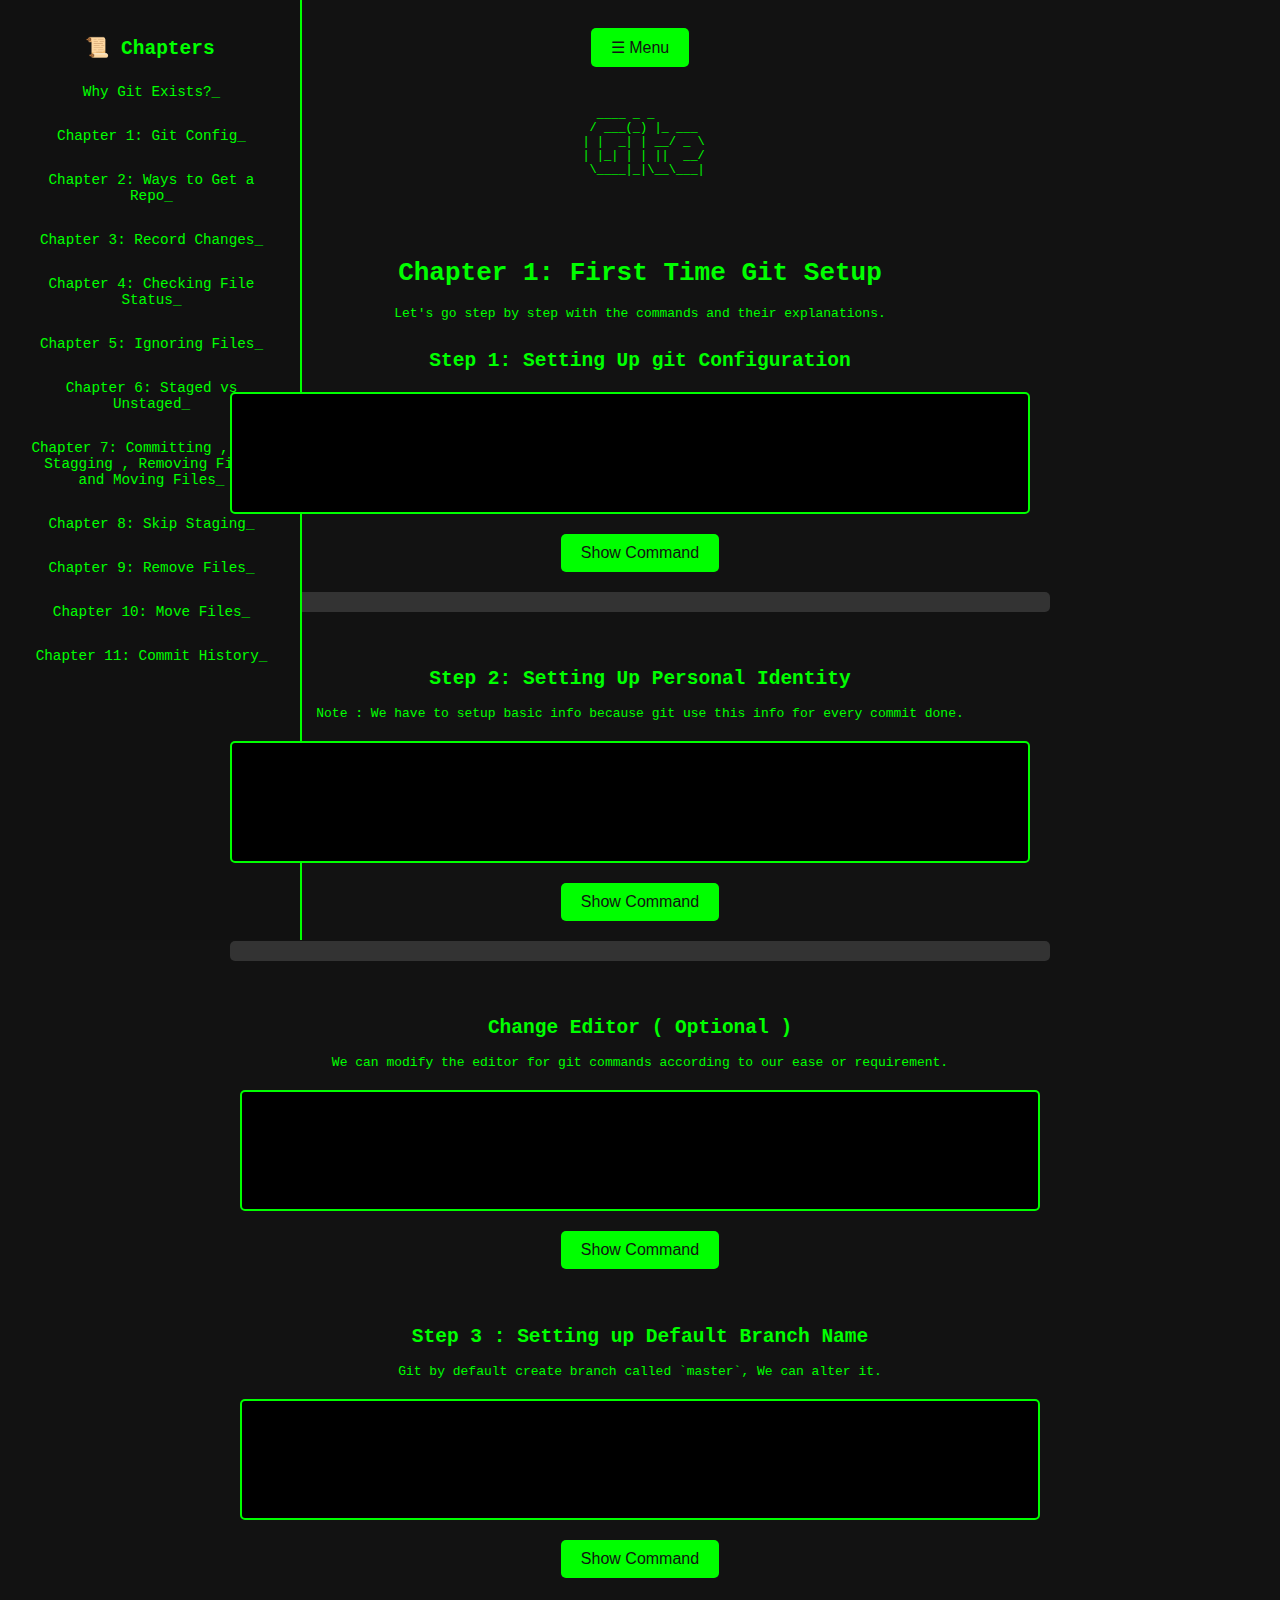
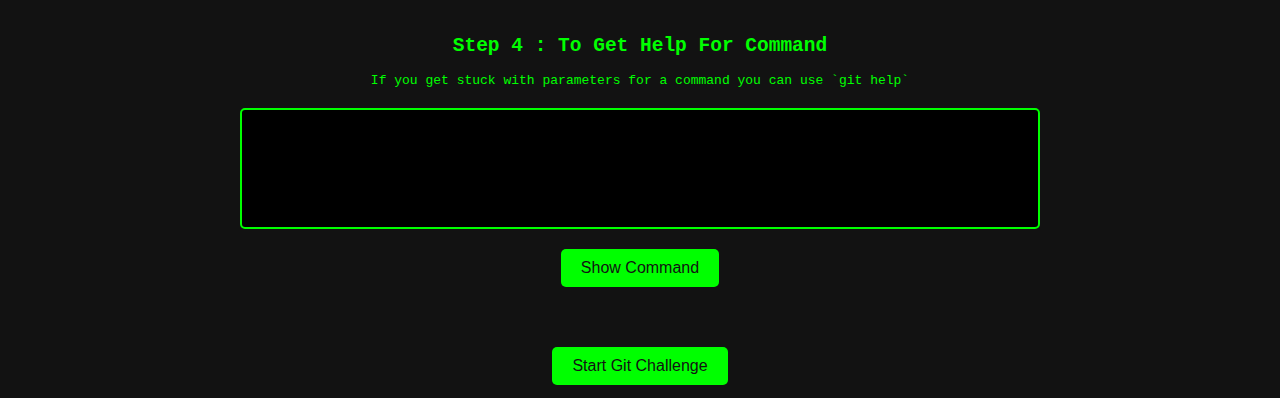
<file: VersionControlSystem/first_time_config.html>
<!DOCTYPE html>
<html lang="en">

<head>
    <meta charset="UTF-8">
    <meta name="viewport" content="width=device-width, initial-scale=1.0">
    <title>Chapter 1: First Time Git Setup</title>
    <link rel="stylesheet" href="/static/css/first_time_config.css">
</head>

<body>
    <button class="sidebar-toggle" onclick="toggleSidebar()">☰ Menu</button>

    <div class="sidebar">
        <h2>📜 Chapters</h2>
        <ul>
            <li><a href="/VersionControlSystem/vcs_main.html">Why Git Exists?</a></li>
            <li><a href="/VersionControlSystem/first_time_config.html">Chapter 1: Git Config</a></li>
            <li><a href="/VersionControlSystem/getrepoways.html">Chapter 2: Ways to Get a Repo</a></li>
            <li><a href="/VersionControlSystem/recordchanges.html">Chapter 3: Record Changes</a></li>
            <li><a href="/VersionControlSystem/checking_status.html" class="active">Chapter 4: Checking File Status</a>
            </li>
            <li><a href="/VersionControlSystem/gitignore.html">Chapter 5: Ignoring Files</a></li>
            <li><a href="/VersionControlSystem/StagedorUnstaged.html">Chapter 6: Staged vs Unstaged</a></li>
            <li><a href="/VersionControlSystem/Committing.html">Chapter 7: Committing , Skip Stagging , Removing Files and Moving Files</a></li>
            <li><a href="#">Chapter 8: Skip Staging</a></li>
            <li><a href="#">Chapter 9: Remove Files</a></li>
            <li><a href="#">Chapter 10: Move Files</a></li>
            <li><a href="#">Chapter 11: Commit History</a></li>
        </ul>
    </div>
    <div class="ascii-art">
        <pre>
   ____ _ _       
  / ___(_) |_ ___ 
 | |  _| | __/ _ \
 | |_| | | ||  __/
  \____|_|\__\___|
        </pre>
    </div>

    <div>
        <h1 class="title">Chapter 1: First Time Git Setup</h1>
        <p>Let's go step by step with the commands and their explanations.</p>
    </div>

    <div class="command-section" id="section1">
        <h2>Step 1: Setting Up git Configuration</h2>
        <div class="terminal-box" id="terminal1">
            <pre id="output1"></pre>
        </div>
        <button id="show-command1">Show Command</button>
        <button id="show-output1" style="display:none;">Show Output and Explanation</button>
        <div class="output-explanation" id="explanation1"></div>
    </div>

    <div class="command-section" id="section2">
        <h2>Step 2: Setting Up Personal Identity</h2>
        <p class = "info">Note : We have to setup basic info because git use this info for every commit done.</p>
        <div class="terminal-box" id="terminal2">
            <pre id="output2"></pre>
        </div>
        <button id="show-command2">Show Command</button>
        <button id="show-output2" style="display:none;">Show Output and Explanation</button>
        <div class="output-explanation" id="explanation2"></div>
    </div>


    <div class="command-section" id="section3">
        <h2>Change Editor ( Optional )</h2>
        <p class = "info">We can modify the editor for git commands according to our ease or requirement.</p>
        <div class="terminal-box" id="terminal3">
            <pre id="output3"></pre>
        </div>
        <button id="show-command3">Show Command</button>
        <button id="show-output3" style="display:none;">Show Output and Explanation</button>
        <div class="output-explanation" id="explanation3"></div>
    </div>


    <div class="command-section" id="section4">
        <h2>Step 3 : Setting up Default Branch Name</h2>
        <p class = "info">Git by default create branch called `master`, We can alter it.</p>
        <div class="terminal-box" id="terminal4">
            <pre id="output4"></pre>
        </div>
        <button id="show-command4">Show Command</button>
        <button id="show-output4" style="display:none;">Show Output and Explanation</button>
        <div class="output-explanation" id="explanation4"></div>
    </div>


    <div class="command-section" id="section5">
        <h2>Step 4 : To Get Help For Command</h2>
        <p class = "info">If you get stuck with parameters for a command you can use `git help`</p>
        <div class="terminal-box" id="terminal5">
            <pre id="output5"></pre>
        </div>
        <button id="show-command5">Show Command</button>
        <button id="show-output5" style="display:none;">Show Output and Explanation</button>
        <div class="output-explanation" id="explanation5"></div>
    </div>


    <button id="start-game">Start Git Challenge</button>
    <div class="game-container" style="display: none;">
        <h1 class="glitch-title">Git Command Challenge</h1>
        <p class="instructions">Write the correct Git command for the given task before time runs out!</p>
        
        <div class="command-box">
            <p id="task-instruction"></p>
            <input type="text" id="user-input" placeholder="Enter Git command...">
            <button id="submit-answer">Submit</button>
        </div>
        
        <div class="score-container">
            <div class="progress-circle">
                <svg width="200" height="200">
                    <circle cx="100" cy="100" r="90" stroke="#00ff00" stroke-width="10" fill="none" id="progress-ring"/>
                </svg>
                <span id="score-display">0</span>
            </div>
        </div>
        
        <p id="timer-display">Time Left: <span id="time-left">60</span> sec</p>
        <button id="retry-game">Retry</button>


        <div id="game-result" class="terminal-output" style="display: none;"></div>
    </div>


    <audio id="type-sound" src="/assets/typing.mp3" preload="auto"></audio>
    <audio id="beep-sound" src="/assets/beep.mp3" preload="auto"></audio>

    <script src="/static/js/first_time_config.js"></script>
</body>

</html>
</file>
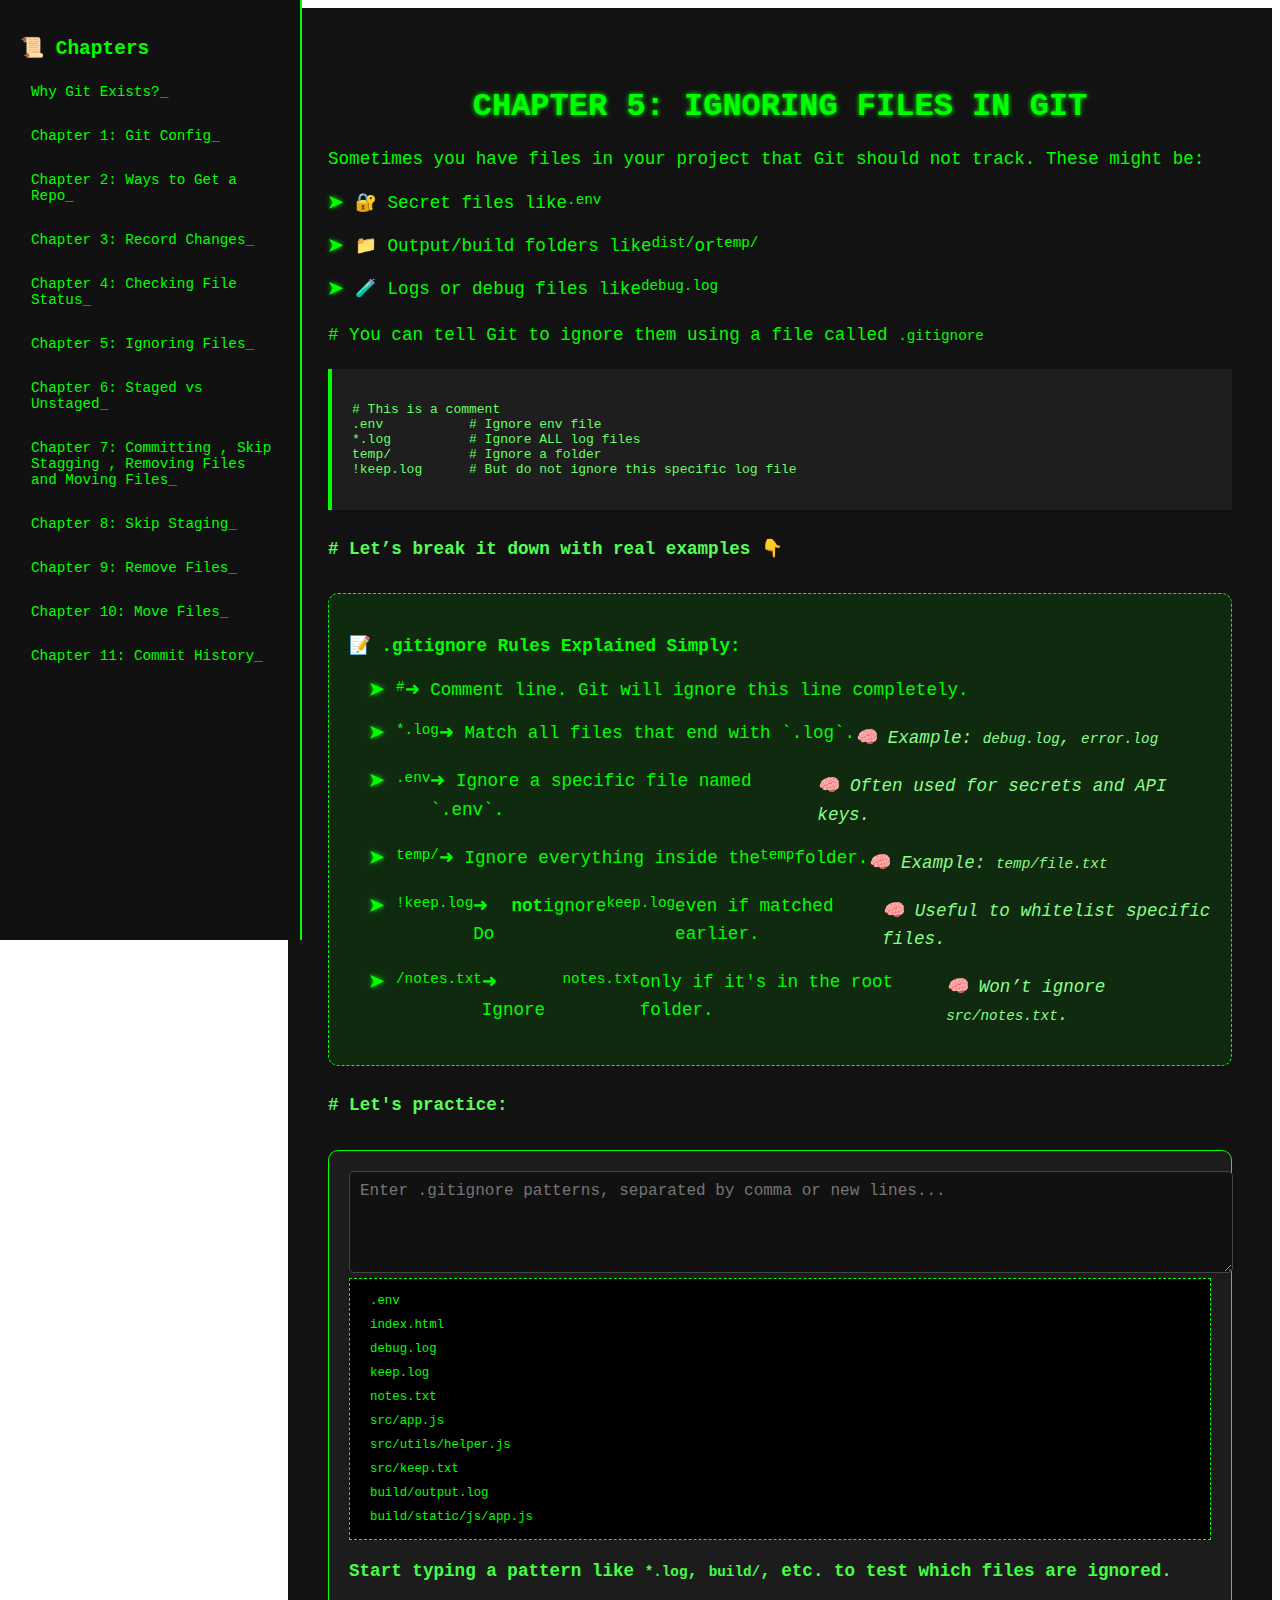
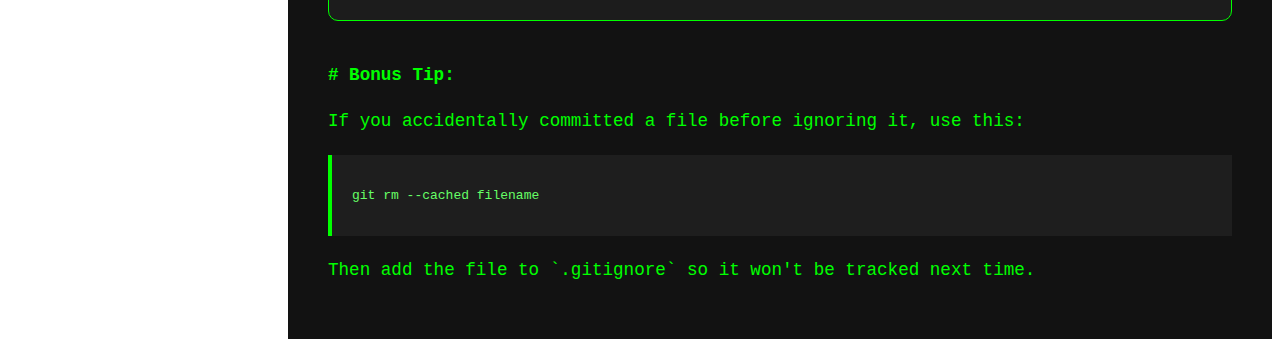
<file: VersionControlSystem/gitignore.html>
<!DOCTYPE html>
<html lang="en">

<head>
    <meta charset="UTF-8" />
    <meta name="viewport" content="width=device-width, initial-scale=1.0" />
    <title>Chapter 5: Ignoring Files in Git</title>
    <link rel="stylesheet" href="/static/css/gitignore.css" />
</head>

<body>
    <button class="sidebar-toggle" onclick="toggleSidebar()">☰ Menu</button>

    <div class="sidebar">
        <h2>📜 Chapters</h2>
        <ul>
            <li><a href="/VersionControlSystem/vcs_main.html">Why Git Exists?</a></li>
            <li><a href="/VersionControlSystem/first_time_config.html">Chapter 1: Git Config</a></li>
            <li><a href="/VersionControlSystem/getrepoways.html">Chapter 2: Ways to Get a Repo</a></li>
            <li><a href="/VersionControlSystem/recordchanges.html">Chapter 3: Record Changes</a></li>
            <li><a href="/VersionControlSystem/checking_status.html">Chapter 4: Checking File Status</a></li>
            <li><a href="/VersionControlSystem/gitignore.html" class="active">Chapter 5: Ignoring Files</a></li>
            <li><a href="/VersionControlSystem/StagedorUnstaged.html">Chapter 6: Staged vs Unstaged</a></li>
            <li><a href="/VersionControlSystem/Committing.html">Chapter 7: Committing , Skip Stagging , Removing Files and Moving Files</a></li>
            <li><a href="#">Chapter 8: Skip Staging</a></li>
            <li><a href="#">Chapter 9: Remove Files</a></li>
            <li><a href="#">Chapter 10: Move Files</a></li>
            <li><a href="#">Chapter 11: Commit History</a></li>
        </ul>
    </div>

    <div class="content">
        <h1 class="title">Chapter 5: Ignoring Files in Git</h1>

        <div class="intro">

            <p>Sometimes you have files in your project that Git should not track. These might be:</p>
            <ul>
                <li>🔐 Secret files like <code>.env</code></li>
                <li>📁 Output/build folders like <code>dist/</code> or <code>temp/</code></li>
                <li>🧪 Logs or debug files like <code>debug.log</code></li>
            </ul>

            <p class="info"># You can tell Git to ignore them using a file called <code>.gitignore</code></p>

            <div class="patterns-desc">
                <pre><code># This is a comment
.env           # Ignore env file
*.log          # Ignore ALL log files
temp/          # Ignore a folder
!keep.log      # But do not ignore this specific log file
</code></pre>
            </div>

            <p class="pattern-examples"># Let’s break it down with real examples 👇</p>

            <div class="examples">
                <h3>📝 .gitignore Rules Explained Simply:</h3>
                <ul>
                    <li><code>#</code> ➜ Comment line. Git will ignore this line completely.</li>
                    <li>
                        <code>*.log</code> ➜ Match all files that end with `.log`.
                        <br><span class="explain">🧠 Example: <code>debug.log</code>, <code>error.log</code></span>
                    </li>
                    <li>
                        <code>.env</code> ➜ Ignore a specific file named `.env`.
                        <br><span class="explain">🧠 Often used for secrets and API keys.</span>
                    </li>
                    <li>
                        <code>temp/</code> ➜ Ignore everything inside the <code>temp</code> folder.
                        <br><span class="explain">🧠 Example: <code>temp/file.txt</code></span>
                    </li>
                    <li>
                        <code>!keep.log</code> ➜ Do <strong>not</strong> ignore <code>keep.log</code> even if
                        matched earlier.
                        <br><span class="explain">🧠 Useful to whitelist specific files.</span>
                    </li>
                    <li>
                        <code>/notes.txt</code> ➜ Ignore <code>notes.txt</code> only if it's in the root folder.
                        <br><span class="explain">🧠 Won’t ignore <code>src/notes.txt</code>.</span>
                    </li>
                </ul>
            </div>

            <p class="practise_game"># Let's practice:</p>

            <div class="interactive-section">
                <textarea id="patternInput" placeholder="Enter .gitignore patterns, separated by comma or new lines..." oninput="updateFileList()"></textarea>
                <div id="fileList" class="file-list"></div>
                <div id="feedbackSection"></div>
            </div>


            <p class="help"># Bonus Tip:</p>
            <p>If you accidentally committed a file before ignoring it, use this:</p>
            <div class="code-block">
                <pre><code>git rm --cached filename</code></pre>
            </div>
            <p>Then add the file to `.gitignore` so it won't be tracked next time.</p>
        </div>
    </div>
    </div>

    <script src="/static/js/gitignore.js"></script>
</body>

</html>
</file>
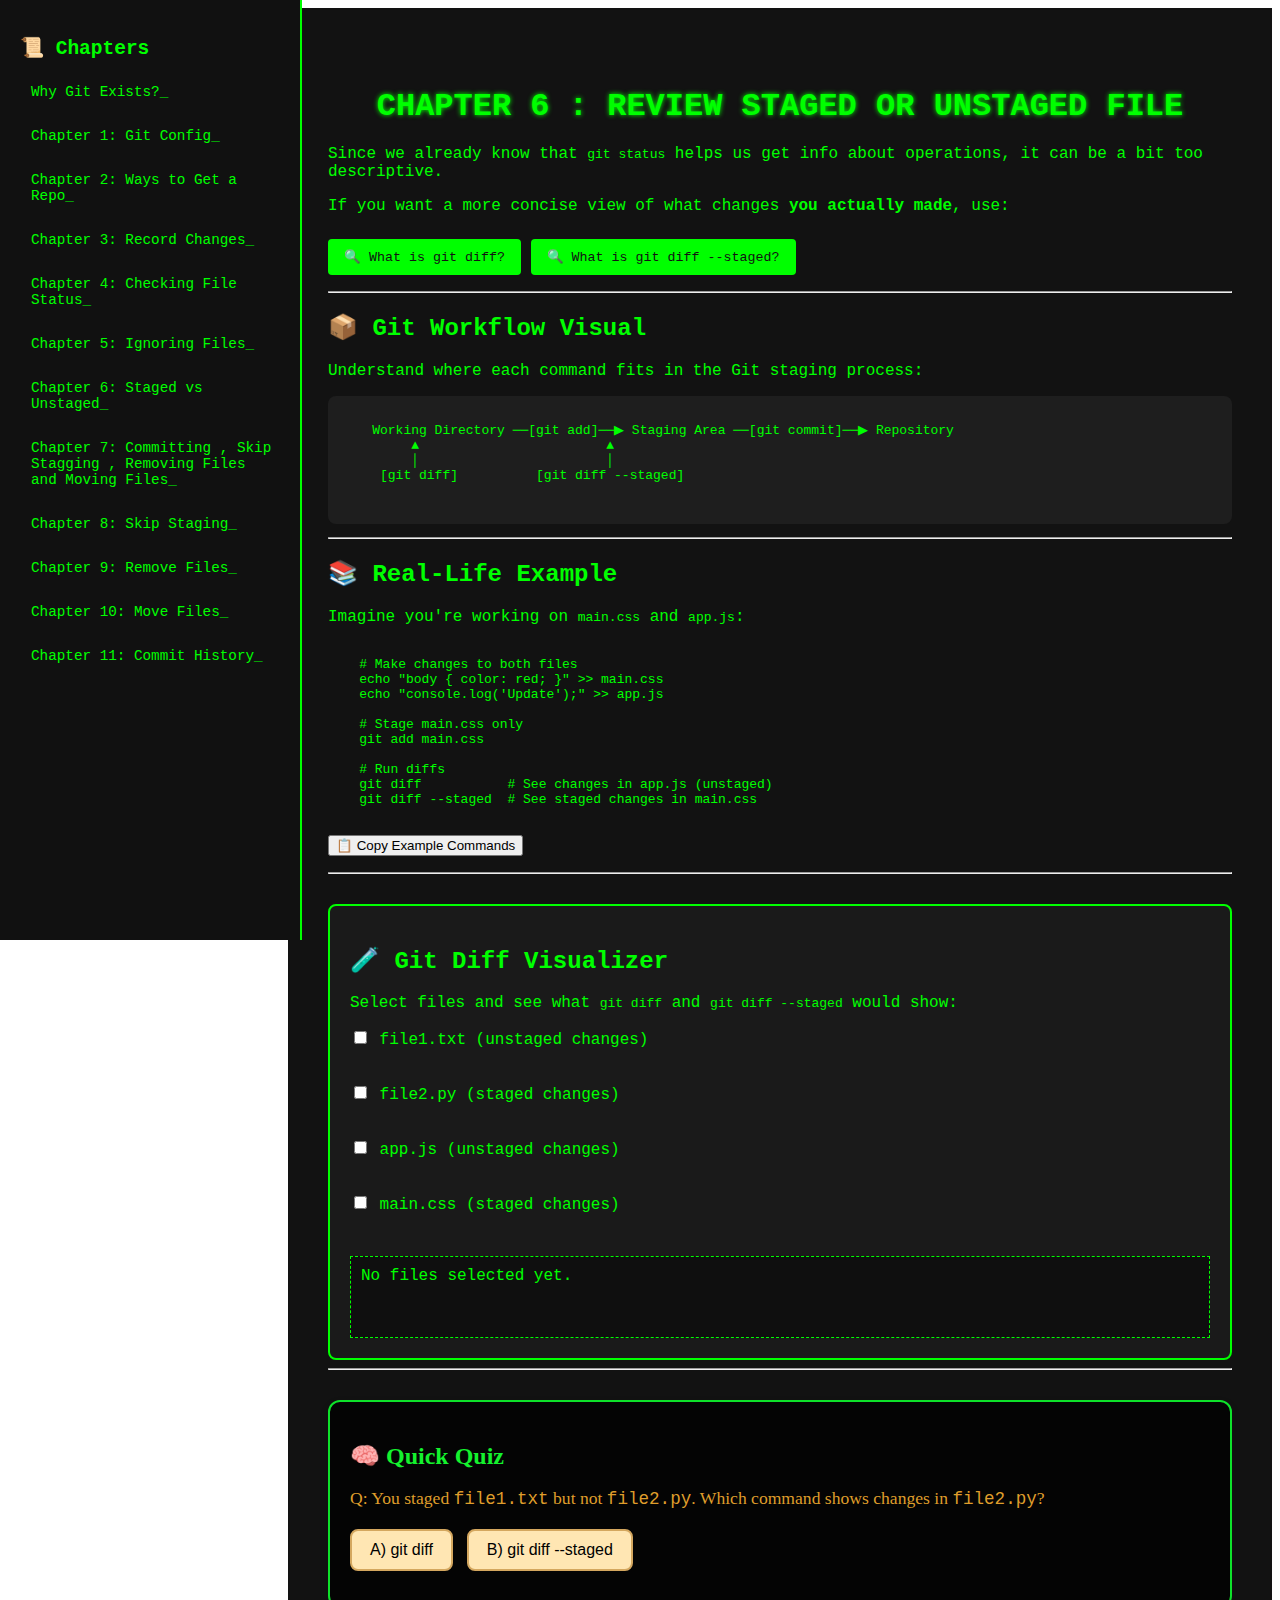
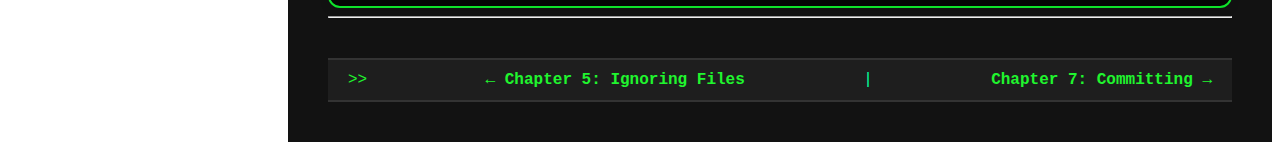
<file: VersionControlSystem/StagedorUnstaged.html>
<!DOCTYPE html>
<html lang="en">

<head>
    <meta charset="UTF-8" />
    <meta name="viewport" content="width=device-width, initial-scale=1.0" />
    <title>Chapter 5: Ignoring Files in Git</title>
    <link rel="stylesheet" href="/static/css/stagedorunstaged.css" />
</head>

<body>
    <button class="sidebar-toggle" onclick="toggleSidebar()">☰ Menu</button>

    <div class="sidebar">
        <h2>📜 Chapters</h2>
        <ul>
            <li><a href="/VersionControlSystem/vcs_main.html">Why Git Exists?</a></li>
            <li><a href="/VersionControlSystem/first_time_config.html">Chapter 1: Git Config</a></li>
            <li><a href="/VersionControlSystem/getrepoways.html">Chapter 2: Ways to Get a Repo</a></li>
            <li><a href="/VersionControlSystem/recordchanges.html">Chapter 3: Record Changes</a></li>
            <li><a href="/VersionControlSystem/checking_status.html">Chapter 4: Checking File Status</a></li>
            <li><a href="/VersionControlSystem/gitignore.html" class="active">Chapter 5: Ignoring Files</a></li>
            <li><a href="/VersionControlSystem/StagedorUnstaged.html">Chapter 6: Staged vs Unstaged</a></li>
            <li><a href="/VersionControlSystem/Committing.html">Chapter 7: Committing , Skip Stagging , Removing Files and Moving Files</a></li>
            <li><a href="#">Chapter 8: Skip Staging</a></li>
            <li><a href="#">Chapter 9: Remove Files</a></li>
            <li><a href="#">Chapter 10: Move Files</a></li>
            <li><a href="#">Chapter 11: Commit History</a></li>
        </ul>
    </div>

    <main class="content">
        <h1 class="title">CHAPTER 6 : Review Staged or Unstaged File</h1>
    
        <p>Since we already know that <code>git status</code> helps us get info about operations, it can be a bit too descriptive.</p>
        <p>If you want a more concise view of what changes <strong>you actually made</strong>, use:</p>
    
        <div class="interactive-section">
            <button onclick="toggleExplanation('unstaged')">🔍 What is <code>git diff</code>?</button>
            <div class="explanation" id="unstaged">
                <p><code>git diff</code> shows changes made to files that are not staged yet. It highlights lines added (green) and removed (red).</p>
            </div>
    
            <button onclick="toggleExplanation('staged')">🔍 What is <code>git diff --staged</code>?</button>
            <div class="explanation" id="staged">
                <p><code>git diff --staged</code> shows differences between the last commit and staged changes, which will be part of the next commit.</p>
            </div>
        </div>
    
        <hr>
    
        <h2>📦 Git Workflow Visual</h2>
        <p>Understand where each command fits in the Git staging process:</p>
        <div class="workflow-diagram">
            <pre>
    Working Directory ──[git add]──▶ Staging Area ──[git commit]──▶ Repository
         ▲                        ▲
         │                        │
     [git diff]          [git diff --staged]
            </pre>
        </div>
    
        <hr>
    
        <h2>📚 Real-Life Example</h2>
        <p>Imagine you're working on <code>main.css</code> and <code>app.js</code>:</p>
        <pre><code>
    # Make changes to both files
    echo "body { color: red; }" >> main.css
    echo "console.log('Update');" >> app.js
    
    # Stage main.css only
    git add main.css
    
    # Run diffs
    git diff           # See changes in app.js (unstaged)
    git diff --staged  # See staged changes in main.css
        </code></pre>
    
        <button onclick="copyCommands()">📋 Copy Example Commands</button>
        <p id="copyStatus"></p>
    
        <hr>
    
        <div class="viz-section">
            <h2>🧪 Git Diff Visualizer</h2>
            <p>Select files and see what <code>git diff</code> and <code>git diff --staged</code> would show:</p>
            <div class="file-list">
                <label><input type="checkbox" class="unstaged" onchange="updateDiff()"> file1.txt (unstaged changes)</label><br>
                <label><input type="checkbox" class="staged" onchange="updateDiff()"> file2.py (staged changes)</label><br>
                <label><input type="checkbox" class="unstaged" onchange="updateDiff()"> app.js (unstaged changes)</label><br>
                <label><input type="checkbox" class="staged" onchange="updateDiff()"> main.css (staged changes)</label><br>
            </div>
            <div class="diff-output" id="diffOutput">No files selected yet.</div>
        </div>
    
        <hr>
    
        <div class="quiz">
            <h2>🧠 Quick Quiz</h2>
            <p>Q: You staged <code>file1.txt</code> but not <code>file2.py</code>. Which command shows changes in <code>file2.py</code>?</p>
            <button onclick="checkAnswer('a')">A) git diff</button>
            <button onclick="checkAnswer('b')">B) git diff --staged</button>
            <p id="quizResult"></p>
        </div>
    
        <hr>
    
        <div class="navigation">
            <a href="/VersionControlSystem/gitignore.html">← Chapter 5: Ignoring Files</a> |
            <a href="/VersionControlSystem/Committing.html">Chapter 7: Committing →</a>
        </div>
    </main>
    
    
    <script src="/static/js/stagedorunstaged.js"></script>
</body>

</html>
</file>
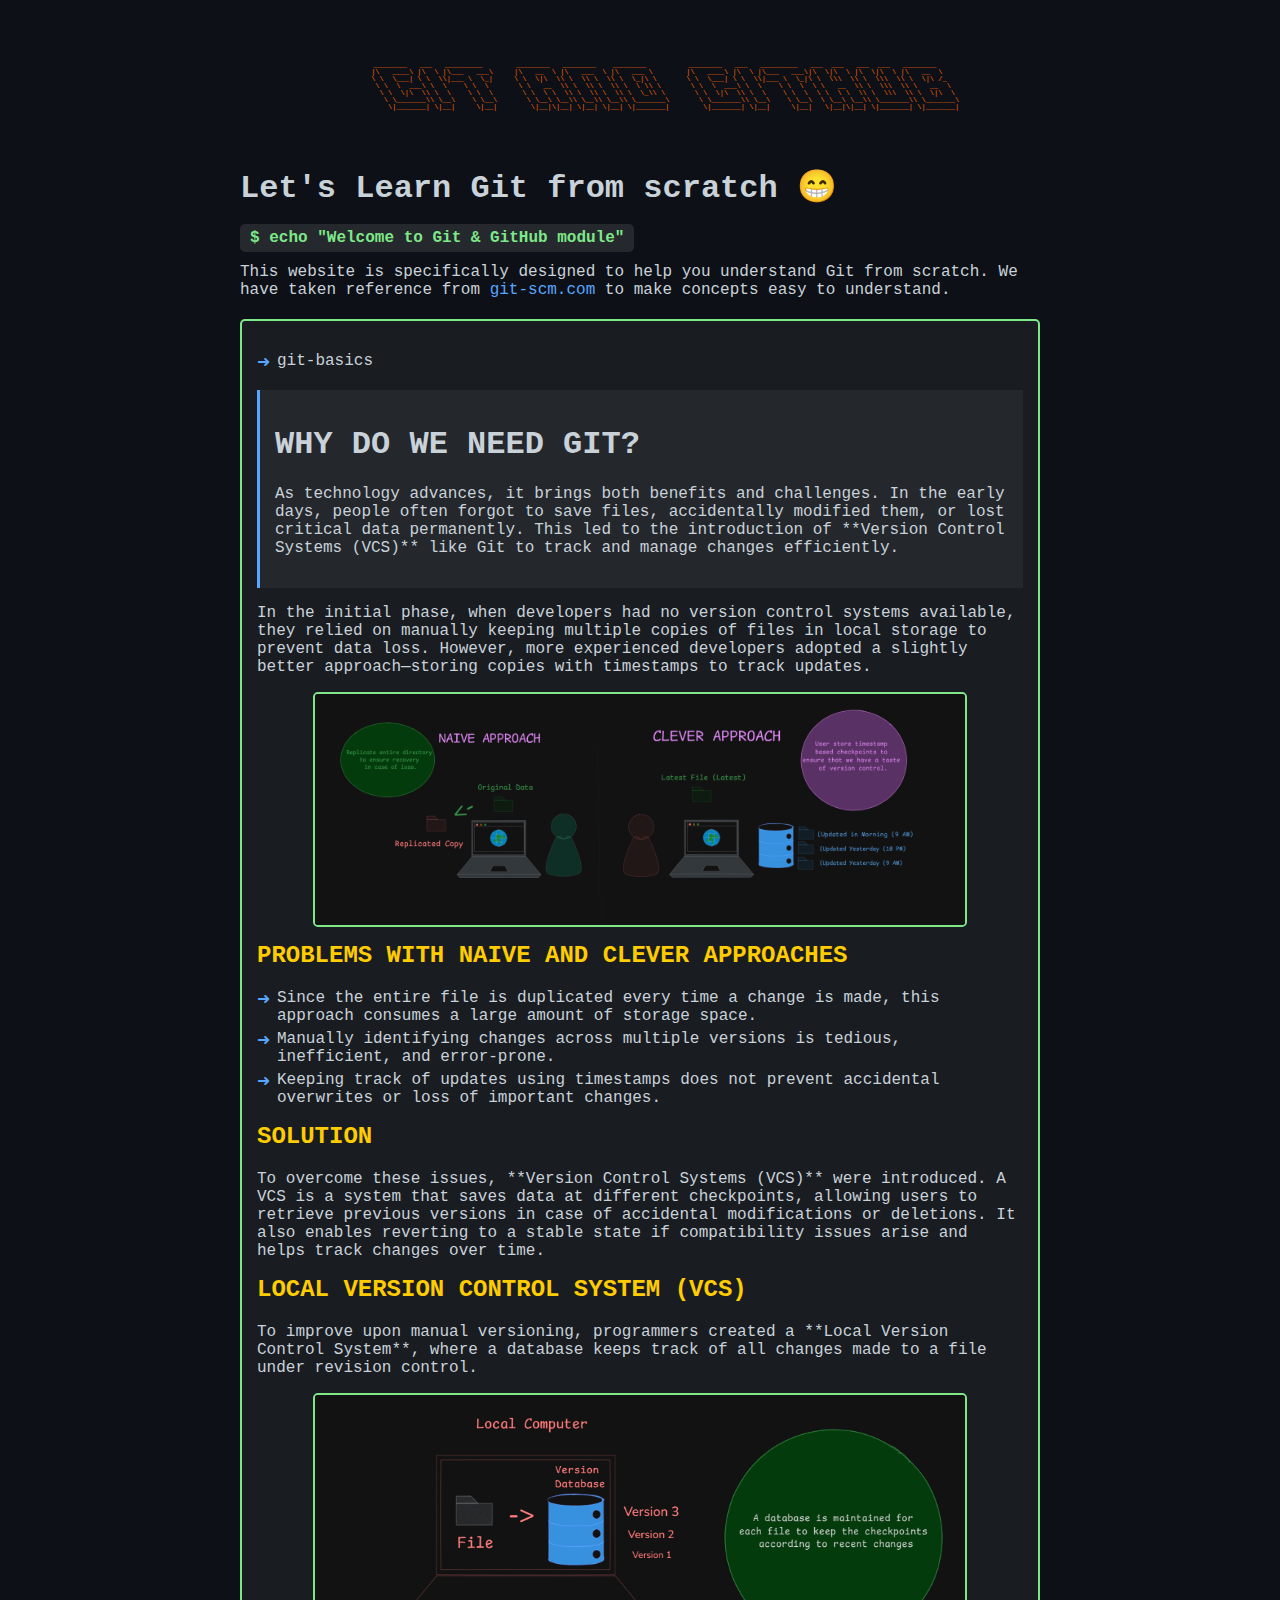
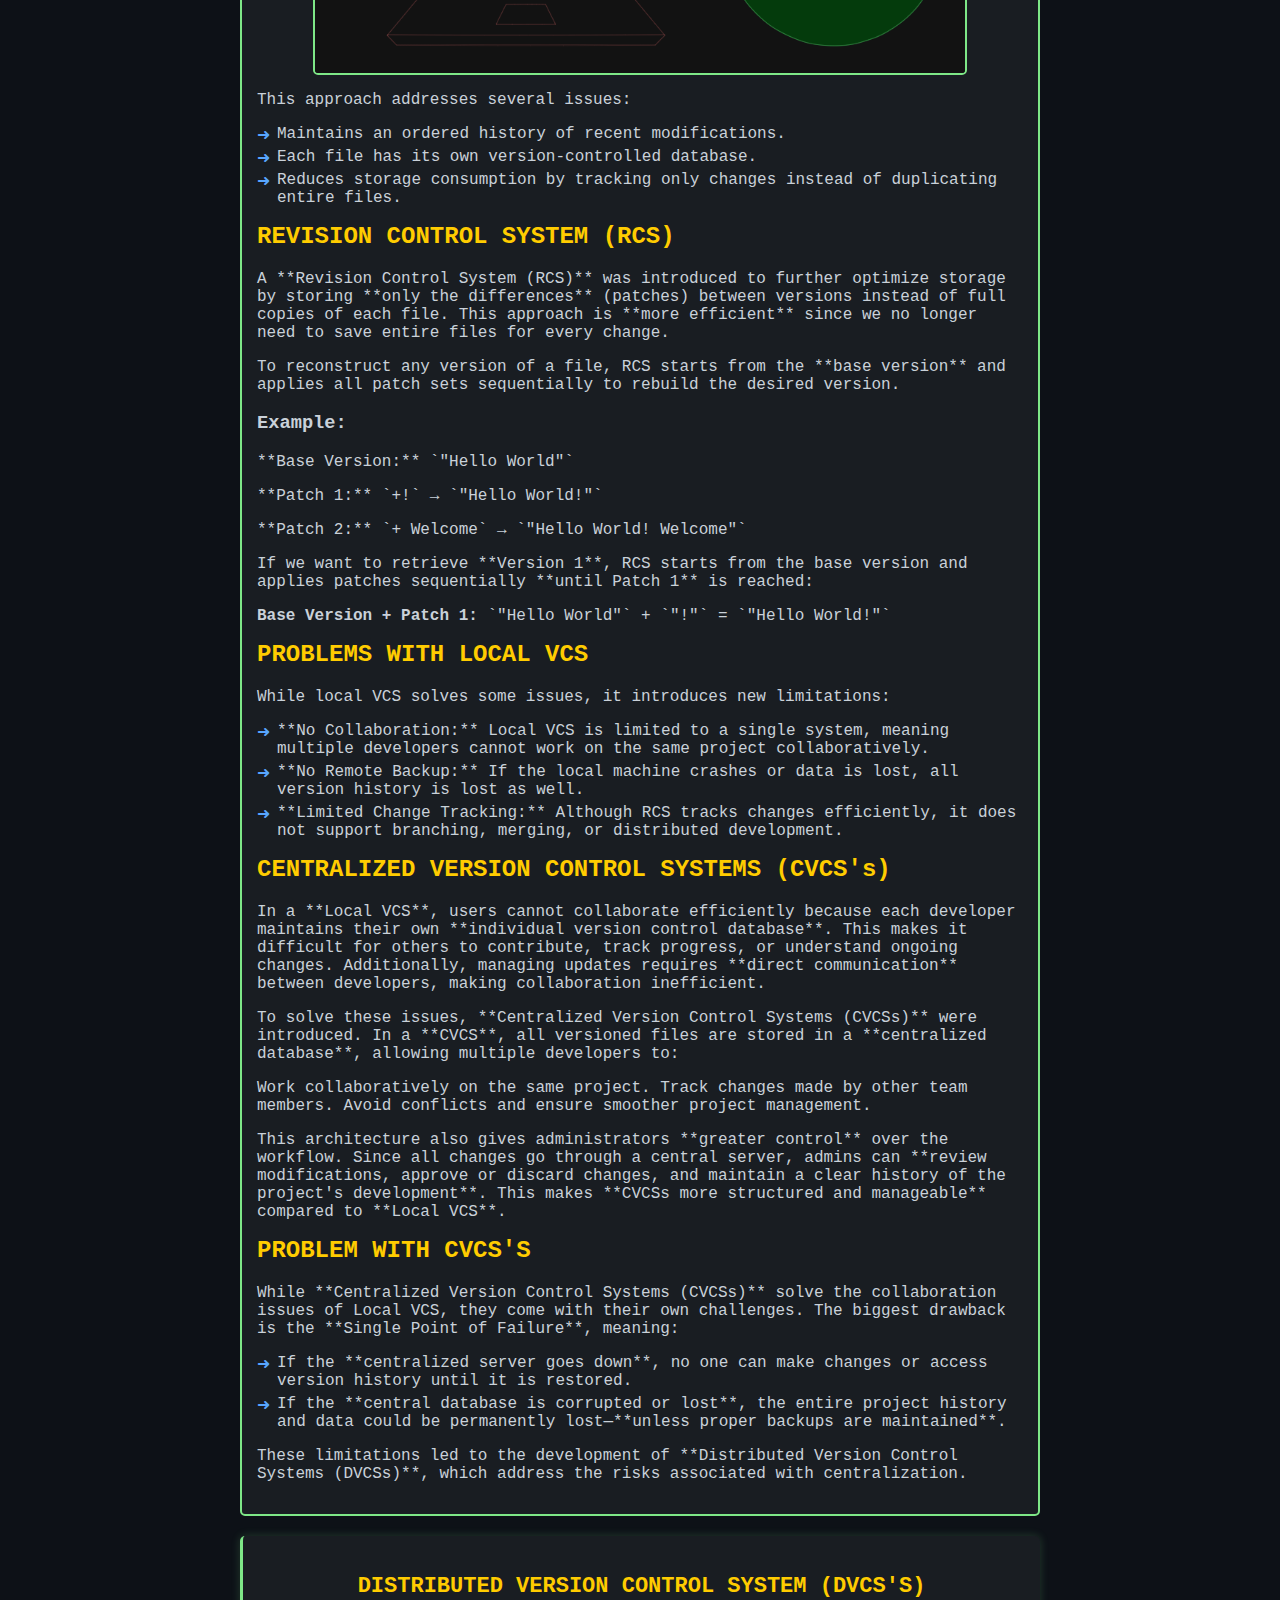
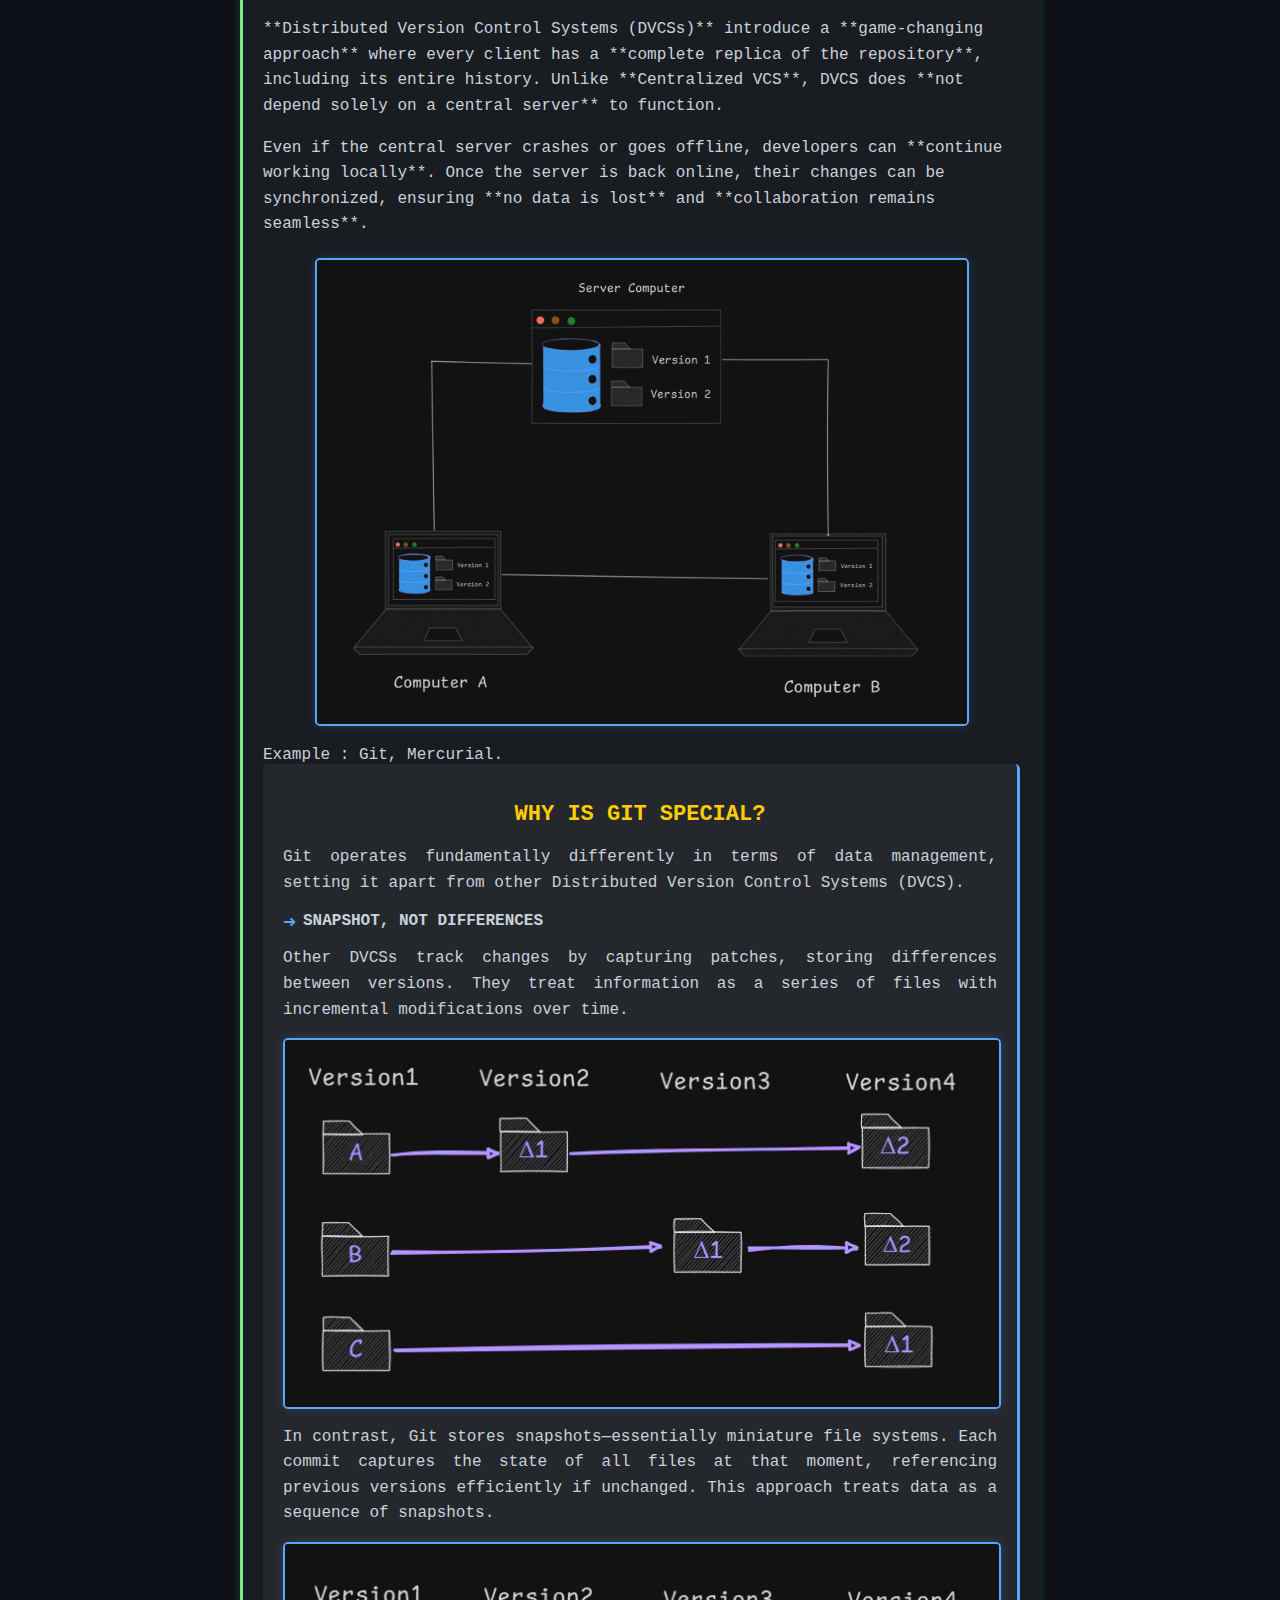
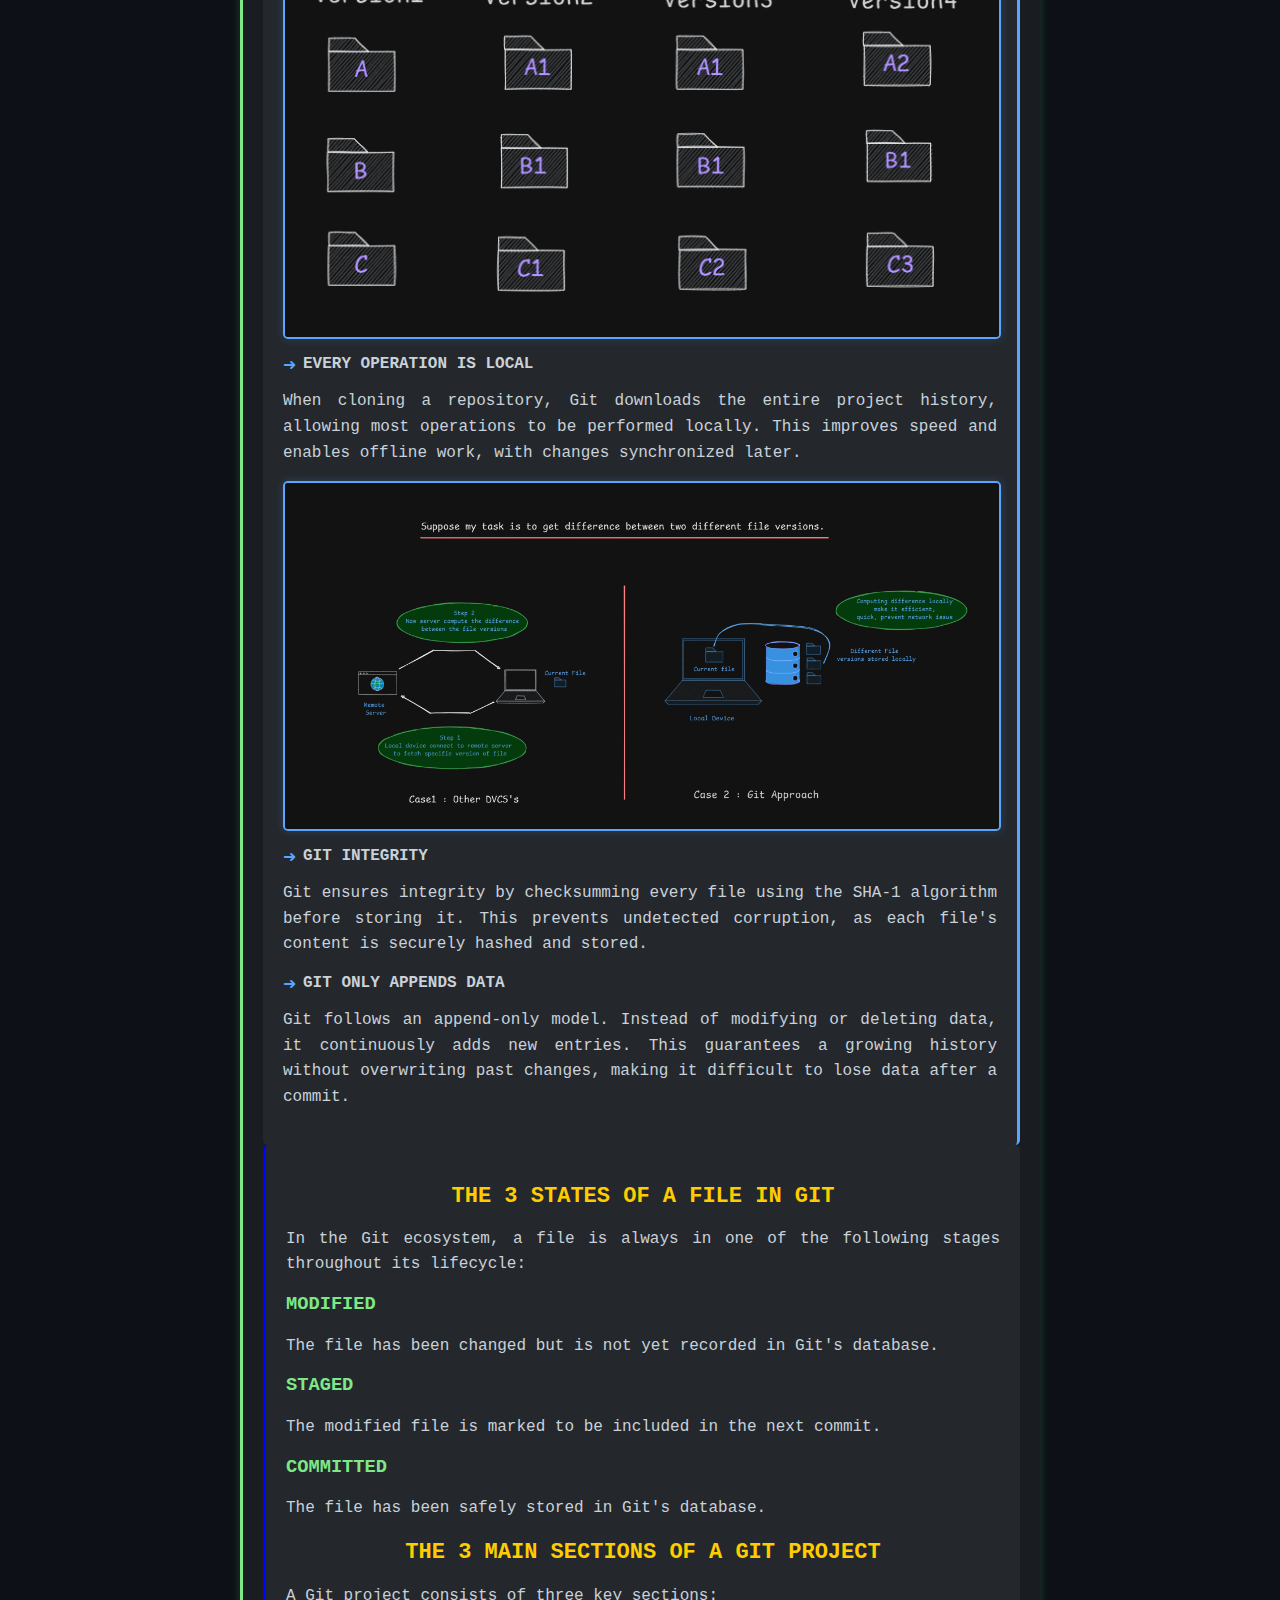
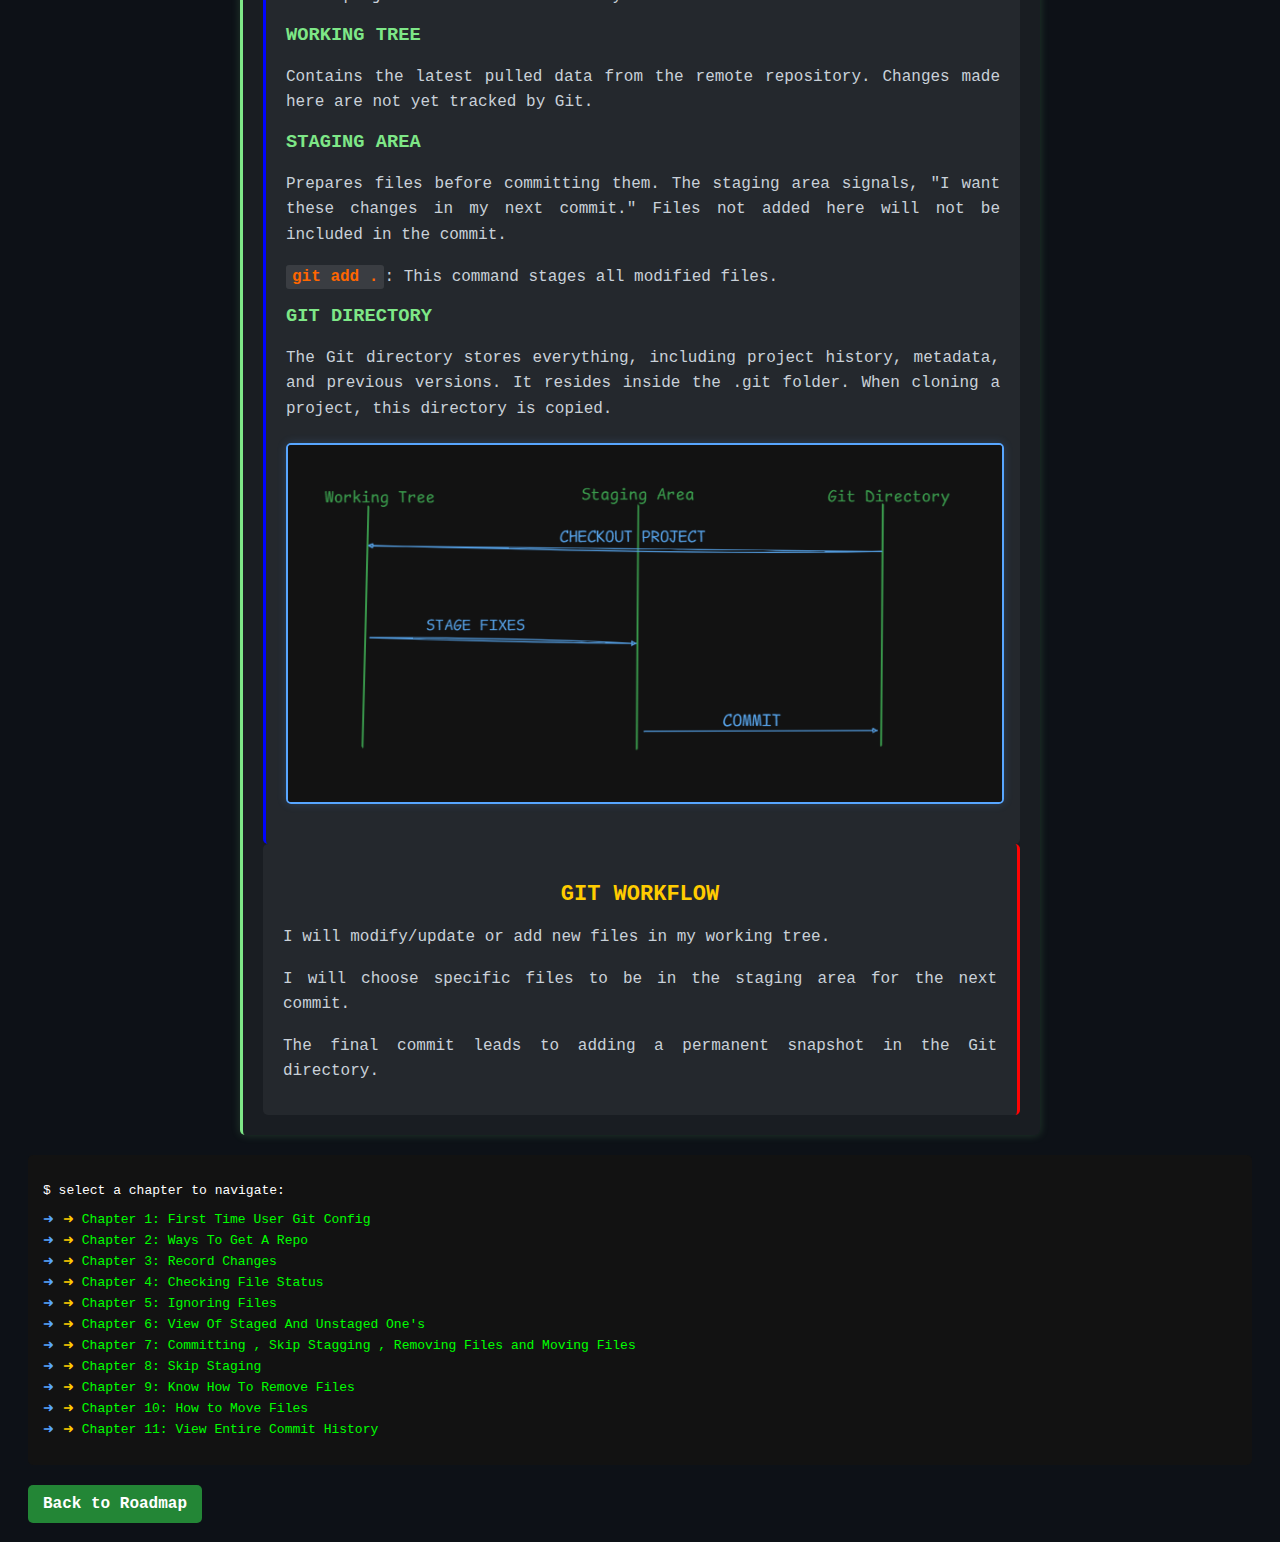
<file: VersionControlSystem/vcs_main.html>
<!DOCTYPE html>
<html lang="en">

<head>
    <meta charset="UTF-8">
    <title>Git & GitHub - Data Engineering Hub</title>
    <link rel="stylesheet" href="/static/css/vcs_index.css">

</head>

<body>

    <div class="container">
        <!-- ASCII Git Logo -->
        <pre class="ascii-logo">

            ________   ___   _________        ________   ________    ________          ________   ___   _________   ___  ___   ___  ___   ________     
            |\   ____\ |\  \ |\___   ___\     |\   __  \ |\   ___  \ |\   ___ \        |\   ____\ |\  \ |\___   ___\|\  \|\  \ |\  \|\  \ |\   __  \    
            \ \  \___| \ \  \\|___ \  \_|     \ \  \|\  \\ \  \\ \  \\ \  \_|\ \       \ \  \___| \ \  \\|___ \  \_|\ \  \\\  \\ \  \\\  \\ \  \|\ /_   
             \ \  \  ___\ \  \    \ \  \       \ \   __  \\ \  \\ \  \\ \  \ \\ \       \ \  \  ___\ \  \    \ \  \  \ \   __  \\ \  \\\  \\ \   __  \  
              \ \  \|\  \\ \  \    \ \  \       \ \  \ \  \\ \  \\ \  \\ \  \_\\ \       \ \  \|\  \\ \  \    \ \  \  \ \  \ \  \\ \  \\\  \\ \  \|\  \ 
               \ \_______\\ \__\    \ \__\       \ \__\ \__\\ \__\\ \__\\ \_______\       \ \_______\\ \__\    \ \__\  \ \__\ \__\\ \_______\\ \_______\
                \|_______| \|__|     \|__|        \|__|\|__| \|__| \|__| \|_______|        \|_______| \|__|     \|__|   \|__|\|__| \|_______| \|_______|
                                                                                                                                                        
                                                                                                                                                        
                                                                                                                                                        
            
        </pre>

        <h1>Let's Learn Git from scratch 😁</h1>

        <p><span class="cmd">$ echo "Welcome to Git & GitHub module"</span></p>

        <p>
            This website is specifically designed to help you understand Git from scratch.
            We have taken reference from
            <a href="https://git-scm.com/book/en/v2" target="_blank"
                style="color:#58a6ff; text-decoration: none;">git-scm.com</a>
            to make concepts easy to understand.
        </p>




        <div class="old_phase">
            <ul>
                <li> git-basics</li>
            </ul>
            <div class="git-history">
                <h1>WHY DO WE NEED GIT?</h1>

                <p>As technology advances, it brings both benefits and challenges. In the early days, people often
                    forgot to save files, accidentally modified them, or lost critical data permanently. This led to the
                    introduction of **Version Control Systems (VCS)** like Git to track and manage changes efficiently.
                </p>
            </div>
            <p>In the initial phase, when developers had no version control systems available, they relied on manually
                keeping multiple copies of files in local storage to prevent data loss. However, more experienced
                developers adopted a slightly better approach—storing copies with timestamps to track updates.</p>

            <img src="/assets/no_vcs_approach.png" alt="" width="650px">

            <h2>PROBLEMS WITH NAIVE AND CLEVER APPROACHES</h2>
            <ul>
                <li>Since the entire file is duplicated every time a change is made, this approach consumes a large
                    amount of storage space.</li>
                <li>Manually identifying changes across multiple versions is tedious, inefficient, and error-prone.</li>
                <li>Keeping track of updates using timestamps does not prevent accidental overwrites or loss of
                    important changes.</li>
            </ul>

            <h2>SOLUTION</h2>
            <p>To overcome these issues, **Version Control Systems (VCS)** were introduced. A VCS is a system that saves
                data at different checkpoints, allowing users to retrieve previous versions in case of accidental
                modifications or deletions. It also enables reverting to a stable state if compatibility issues arise
                and helps track changes over time.</p>

            <h2>LOCAL VERSION CONTROL SYSTEM (VCS)</h2>
            <p>To improve upon manual versioning, programmers created a **Local Version Control System**, where a
                database keeps track of all changes made to a file under revision control.</p>

            <img src="/assets/localvcs.png" alt="" width="650px">

            <p>This approach addresses several issues:</p>
            <ul>
                <li>Maintains an ordered history of recent modifications.</li>
                <li>Each file has its own version-controlled database.</li>
                <li>Reduces storage consumption by tracking only changes instead of duplicating entire files.</li>
            </ul>

            <h2>REVISION CONTROL SYSTEM (RCS)</h2>
            <p>
                A **Revision Control System (RCS)** was introduced to further optimize storage by storing **only the
                differences** (patches) between versions instead of full copies of each file. This approach is **more
                efficient** since we no longer need to save entire files for every change.
            </p>

            <p>
                To reconstruct any version of a file, RCS starts from the **base version** and applies all patch sets
                sequentially to rebuild the desired version.
            </p>

            <h3>Example:</h3>
            <p>**Base Version:** `"Hello World"`</p>
            <p>**Patch 1:** `+!` → `"Hello World!"`</p>
            <p>**Patch 2:** `+ Welcome` → `"Hello World! Welcome"`</p>

            <p>
                If we want to retrieve **Version 1**, RCS starts from the base version and applies patches sequentially
                **until Patch 1** is reached:
            </p>

            <p><strong>Base Version + Patch 1:</strong> `"Hello World"` + `"!"` = `"Hello World!"`</p>

            <h2>PROBLEMS WITH LOCAL VCS</h2>
            <p>While local VCS solves some issues, it introduces new limitations:</p>
            <ul>
                <li>**No Collaboration:** Local VCS is limited to a single system, meaning multiple developers cannot
                    work on the same project collaboratively.</li>
                <li>**No Remote Backup:** If the local machine crashes or data is lost, all version history is lost as
                    well.</li>
                <li>**Limited Change Tracking:** Although RCS tracks changes efficiently, it does not support branching,
                    merging, or distributed development.</li>
            </ul>

            <h2>CENTRALIZED VERSION CONTROL SYSTEMS (CVCS's)</h2>
            <p>In a **Local VCS**, users cannot collaborate efficiently because each developer maintains their own
                **individual version control database**. This makes it difficult for others to contribute, track
                progress, or understand ongoing changes. Additionally, managing updates requires **direct
                communication** between developers, making collaboration inefficient.</p>
            <p>To solve these issues, **Centralized Version Control Systems (CVCSs)** were introduced. In a **CVCS**,
                all versioned files are stored in a **centralized database**, allowing multiple developers to:</p>
            Work collaboratively on the same project.

            Track changes made by other team members.

            Avoid conflicts and ensure smoother project management.

            <p>This architecture also gives administrators **greater control** over the workflow. Since all changes go
                through a central server, admins can **review modifications, approve or discard changes, and maintain a
                clear history of the project's development**. This makes **CVCSs more structured and manageable**
                compared to **Local VCS**.</p>


            <h2>PROBLEM WITH CVCS'S</h2>
            <p>While **Centralized Version Control Systems (CVCSs)** solve the collaboration issues of Local VCS, they
                come with their own challenges. The biggest drawback is the **Single Point of Failure**, meaning:</p>
            <ul>
                <li>If the **centralized server goes down**, no one can make changes or access version history until it
                    is restored.</li>
                <li>If the **central database is corrupted or lost**, the entire project history and data could be
                    permanently lost—**unless proper backups are maintained**.</li>
            </ul>
            <p>These limitations led to the development of **Distributed Version Control Systems (DVCSs)**, which
                address the risks associated with centralization.</p>
        </div>


        <div class="modern_archi">
            <h2>DISTRIBUTED VERSION CONTROL SYSTEM (DVCS's)</h2>
            <p>**Distributed Version Control Systems (DVCSs)** introduce a **game-changing approach** where every client
                has a **complete replica of the repository**, including its entire history. Unlike **Centralized VCS**,
                DVCS does **not depend solely on a central server** to function.</p>
            <p>Even if the central server crashes or goes offline, developers can **continue working locally**. Once the
                server is back online, their changes can be synchronized, ensuring **no data is lost** and
                **collaboration remains seamless**.</p>
            <img src="/assets/dvcs.png" width="650px" alt="">
            Example : Git, Mercurial.

            <div class="git-special">
                <h2>WHY IS GIT SPECIAL?</h2>

                <p>Git operates fundamentally differently in terms of data management, setting it apart from other
                    Distributed Version Control Systems (DVCS).</p>

                <ul>
                    <li><strong>SNAPSHOT, NOT DIFFERENCES</strong></li>
                </ul>
                <p>Other DVCSs track changes by capturing patches, storing differences between versions. They treat
                    information as a series of files with incremental modifications over time.</p>
                <img src="/assets/dvcs_path_approach.png" alt="DVCS Path Approach">

                <p>In contrast, Git stores snapshots—essentially miniature file systems. Each commit captures the state
                    of all files at that moment, referencing previous versions efficiently if unchanged. This approach
                    treats data as a sequence of snapshots.</p>
                <img src="/assets/git_snapshot.png" alt="Git Snapshot">

                <ul>
                    <li><strong>EVERY OPERATION IS LOCAL</strong></li>
                </ul>
                <p>When cloning a repository, Git downloads the entire project history, allowing most operations to be
                    performed locally. This improves speed and enables offline work, with changes synchronized later.
                </p>
                <img src="/assets/git_file_diff.png" alt="Git File Difference">

                <ul>
                    <li><strong>GIT INTEGRITY</strong></li>
                </ul>
                <p>Git ensures integrity by checksumming every file using the SHA-1 algorithm before storing it. This
                    prevents undetected corruption, as each file's content is securely hashed and stored.</p>

                <ul>
                    <li><strong>GIT ONLY APPENDS DATA</strong></li>
                </ul>
                <p>Git follows an append-only model. Instead of modifying or deleting data, it continuously adds new
                    entries. This guarantees a growing history without overwriting past changes, making it difficult to
                    lose data after a commit.</p>
            </div>


            <div class="git-states">
                <h2>THE 3 STATES OF A FILE IN GIT</h2>
                <p>In the Git ecosystem, a file is always in one of the following stages throughout its lifecycle:</p>

                <h3>MODIFIED</h3>
                <p>The file has been changed but is not yet recorded in Git's database.</p>

                <h3>STAGED</h3>
                <p>The modified file is marked to be included in the next commit.</p>

                <h3>COMMITTED</h3>
                <p>The file has been safely stored in Git's database.</p>

                <h2>THE 3 MAIN SECTIONS OF A GIT PROJECT</h2>
                <p>A Git project consists of three key sections:</p>

                <h3>WORKING TREE</h3>
                <p>Contains the latest pulled data from the remote repository. Changes made here are not yet tracked by
                    Git.</p>

                <h3>STAGING AREA</h3>
                <p>Prepares files before committing them. The staging area signals, "I want these changes in my next
                    commit." Files not added here will not be included in the commit.</p>
                <p><span>git add .</span>: This command stages all modified files.</p>

                <h3>GIT DIRECTORY</h3>
                <p>The Git directory stores everything, including project history, metadata, and previous versions. It
                    resides inside the <code>.git</code> folder. When cloning a project, this directory is copied.</p>

                <img src="/assets/section_git_project.png" alt="Git Project Sections">
            </div>

            <div class="git-workflow">
                <h2>GIT WORKFLOW</h2>
                <p>I will modify/update or add new files in my working tree.</p>
                <p>I will choose specific files to be in the staging area for the next commit.</p>
                <p>The final commit leads to adding a permanent snapshot in the Git directory.</p>
            </div>
        </div>
    </div>


    <div class="terminal-panel">
        <pre class="terminal-header">$ select a chapter to navigate:</pre>
        <ul class="chapter-list">
            <li><span class="prompt">➜</span> <a href="/VersionControlSystem/first_time_config.html">Chapter 1: First Time User Git Config</a></li>
            <li><span class="prompt">➜</span> <a href="/VersionControlSystem/getrepoways.html">Chapter 2: Ways To Get A Repo</a></li>
            <li><span class="prompt">➜</span> <a href="/VersionControlSystem/recordchanges.html">Chapter 3: Record Changes</a></li>
            <li><span class="prompt">➜</span> <a href="/VersionControlSystem/checking_status.html">Chapter 4: Checking File Status</a></li>
            <li><span class="prompt">➜</span> <a href="/VersionControlSystem/gitignore.html">Chapter 5: Ignoring Files</a></li>
            <li><span class="prompt">➜</span> <a href="/VersionControlSystem/StagedorUnstaged.html">Chapter 6: View Of Staged And Unstaged One's</a></li>
            <li><span class="prompt">➜</span> <a href="/VersionControlSystem/Committing.html">Chapter 7: Committing , Skip Stagging , Removing Files and Moving Files</a></li>
            <li><span class="prompt">➜</span> <a href="#">Chapter 8: Skip Staging</a></li>
            <li><span class="prompt">➜</span> <a href="#">Chapter 9: Know How To Remove Files</a></li>
            <li><span class="prompt">➜</span> <a href="#">Chapter 10: How to Move Files</a></li>
            <li><span class="prompt">➜</span> <a href="#">Chapter 11: View Entire Commit History</a></li>
        </ul>
    </div>
    
    <a href="../index.html" class="btn">Back to Roadmap</a>
        <script src="/static/js/vcs_index.js"></script>
</body>

</html>
</file>
<file: static/css/first_time_config.css>
body {
    background-color: #121212;
    color: #00ff00;
    font-family: monospace;
    display: flex;
    flex-direction: column;
    align-items: center;
    justify-content: center;
    min-height: 100vh;
    text-align: center;
}

.title {
    font-size: 2em;
    font-weight: bold;
}

.terminal-box {
    background: black;
    padding: 15px;
    border-radius: 5px;
    font-family: monospace;
    font-size: 1.2em;
    width: 800px;  /* Fixed width */
    text-align: left;
    position: relative;
    border: 2px solid #00ff00;
    margin-top: 20px;
    white-space: pre-wrap;  /* Ensures text wraps onto new lines */
    word-wrap: break-word;  /* Ensures long words break and wrap to the next line */
    overflow-wrap: break-word;  /* Same as word-wrap, for better compatibility */
    overflow: visible;  /* Allow content to grow vertically without clipping */
    min-height: 100px;  /* Set a minimum height */
    box-sizing: border-box;  /* Include padding in width */
}

.terminal-cursor {
    display: inline-block;
    width: 10px;
    height: 1.2em;
    background-color: #00ff00;
    animation: blink 1s step-end infinite;
    margin-left: 2px;
}


.command {
    color: #ffcc00;
}

.output-explanation {
    background-color: #333;
    padding: 10px;
    margin-top: 15px;
    border-radius: 5px;
    color: #fff;
    font-size: 1em;
    display: none;
}


.command {
    color: #ffcc00;
}

.highlight {
    color: #ff4444;
}

.blinking-cursor {
    display: inline-block;
    width: 10px;
    height: 20px;
    background-color: #00ff00;
    animation: blink 0.8s infinite;
}

@keyframes blink {
    50% {
        opacity: 0;
    }
}

.ascii-art {
    white-space: pre;
    font-size: 12px;
    color: #00ff00;
    margin-bottom: 10px;
}

button {
    padding: 10px 20px;
    font-size: 1em;
    color: #121212;
    background-color: #00ff00;
    border: none;
    cursor: pointer;
    margin-top: 20px;
    border-radius: 5px;
}

button:hover {
    background-color: #ffcc00;
}

.output-explanation {
    margin-top: 20px;
    font-size: 1em;
    color: #ffcc00;
    text-align: left;
    width: 800px;
}

#explanation1 {
    display: block !important;
}

#explanation2 {
    display: block !important;
}

.command-section {
    margin-bottom: 40px;
}


/* Sidebar Styling */
.sidebar {
    width: 260px;
    height: 100vh;
    position: fixed;
    left: -280px; /* Hidden by default */
    top: 0;
    background-color: #111;
    padding: 20px;
    border-right: 2px solid #00ff00;
    color: #00ff00;
    font-family: monospace;
    overflow-y: auto;
    transition: left 0.3s ease-in-out;
}

/* Sidebar Hover Effect */
.sidebar:hover {
    left: 0; /* Slide in when hovered */
}

/* Sidebar Links */
.sidebar ul {
    list-style: none;
    padding: 0;
}

.sidebar ul li {
    margin: 12px 0;
}

.sidebar ul li a {
    text-decoration: none;
    color: #00ff00;
    font-size: 1.1em;
    display: block;
    padding: 8px;
    transition: background 0.3s, transform 0.2s;
    border-left: 3px solid transparent;
}

.sidebar ul li a:hover {
    background-color: rgba(0, 255, 0, 0.2);
    border-left: 3px solid #00ff00;
    transform: translateX(5px);
}

/* Adjust Content When Sidebar is Open */
.sidebar:hover ~ .content {
    margin-left: 280px;
}

/* Main Content */
.content {
    margin-left: 20px;
    padding: 20px;
    color: #00ff00;
    font-family: monospace;
    transition: margin-left 0.3s;
}

/* Terminal Cursor Effect */
.sidebar ul li a::after {
    content: "_";
    animation: blink 1s infinite;
}

@keyframes blink {
    50% {
        opacity: 0;
    }
}



/* ================================== */
/* 📱 Responsive Design Adjustments 📱 */
/* ================================== */

/* 📌 Tablets (Medium Screens) */
@media (max-width: 1024px) {
    .sidebar {
        width: 200px;
        left: 0; /* Sidebar always visible */
    }

    .content {
        margin-left: 220px;
    }
}

/* 📌 Mobile (Small Screens) */
@media (max-width: 768px) {
    .sidebar {
        width: 100%;
        height: auto;
        position: relative;
        left: 0;
        top: 0;
        display: none; /* Hidden by default */
        text-align: center;
        border-right: none;
        border-bottom: 2px solid #00ff00;
    }

    .sidebar ul {
        display: flex;
        flex-wrap: wrap;
        justify-content: center;
    }

    .sidebar ul li {
        margin: 10px;
    }

    .sidebar ul li a {
        font-size: 1em;
        padding: 10px;
    }

    /* Sidebar Toggle Button */
    .sidebar-toggle {
        display: block;
        position: absolute;
        top: 10px;
        left: 10px;
        background-color: #00ff00;
        color: #121212;
        padding: 10px;
        border-radius: 5px;
        cursor: pointer;
    }

    .sidebar.open {
        display: block; /* Show sidebar when toggled */
    }

    .content {
        margin-left: 0;
        padding-top: 80px; /* Adjust for top menu */
    }
}
</file>
<file: static/css/gitignore.css>
/* Sidebar Styling */
.sidebar {
    width: 260px;
    height: 100vh;
    position: fixed;
    left: -280px;
    /* Hidden by default */
    top: 0;
    background-color: #111;
    padding: 20px;
    border-right: 2px solid #00ff00;
    color: #00ff00;
    font-family: monospace;
    overflow-y: auto;
    transition: left 0.3s ease-in-out;
}

/* Sidebar Hover Effect */
.sidebar:hover {
    left: 0;
    /* Slide in when hovered */
}

/* Sidebar Links */
.sidebar ul {
    list-style: none;
    padding: 0;
}

.sidebar ul li {
    margin: 12px 0;
}

.sidebar ul li a {
    text-decoration: none;
    color: #00ff00;
    font-size: 1.1em;
    display: block;
    padding: 8px;
    transition: background 0.3s, transform 0.2s;
    border-left: 3px solid transparent;
}

.sidebar ul li a:hover {
    background-color: rgba(0, 255, 0, 0.2);
    border-left: 3px solid #00ff00;
    transform: translateX(5px);
}

/* Adjust Content When Sidebar is Open */
.sidebar:hover~.content {
    margin-left: 280px;
}


/* Terminal Cursor Effect */
.sidebar ul li a::after {
    content: "_";
    animation: blink 1s infinite;
}

@keyframes blink {
    50% {
        opacity: 0;
    }
}



/* ================================== */
/* 📱 Responsive Design Adjustments 📱 */
/* ================================== */

/* 📌 Tablets (Medium Screens) */
@media (max-width: 1024px) {
    .sidebar {
        width: 200px;
        left: 0;
        /* Sidebar always visible */
    }

    .content {
        margin-left: 220px;
    }
}

/* 📌 Mobile (Small Screens) */
@media (max-width: 768px) {
    .sidebar {
        width: 100%;
        height: auto;
        position: relative;
        left: 0;
        top: 0;
        display: none;
        /* Hidden by default */
        text-align: center;
        border-right: none;
        border-bottom: 2px solid #00ff00;
    }

    .sidebar ul {
        display: flex;
        flex-wrap: wrap;
        justify-content: center;
    }

    .sidebar ul li {
        margin: 10px;
    }

    .sidebar ul li a {
        font-size: 1em;
        padding: 10px;
    }

    /* Sidebar Toggle Button */
    .sidebar-toggle {
        display: block;
        position: absolute;
        top: 10px;
        left: 10px;
        background-color: #00ff00;
        color: #121212;
        padding: 10px;
        border-radius: 5px;
        cursor: pointer;
    }

    .sidebar.open {
        display: block;
        /* Show sidebar when toggled */
    }

    .content {
        margin-left: 0;
        padding-top: 80px;
        /* Adjust for top menu */
    }
}

/* For Webkit Browsers (Chrome, Edge, Safari) */
.sidebar::-webkit-scrollbar {
    width: 10px;
    /* Slim scrollbar */
}

.sidebar::-webkit-scrollbar-track {
    background: #121212;
    /* Dark track to blend with background */
    border-radius: 10px;
}

.sidebar::-webkit-scrollbar-thumb {
    background: #00ff00;
    /* Neon green scrollbar */
    border-radius: 10px;
    border: 2px solid #121212;
    /* Creates an outline effect */
}

.sidebar::-webkit-scrollbar-thumb:hover {
    background: #44ff44;
    /* Slightly brighter green on hover */
}

/* For Firefox */
.sidebar {
    scrollbar-width: thin;
    scrollbar-color: #00ff00 #121212;
}


/* /main */

.title {
    text-transform: uppercase;
    text-shadow: 0 0 5px #00ff00;
    animation: crt 1s infinite alternate;
    text-align: center;
    font-size: 2em;
    margin: 40px auto 20px;
    width: fit-content;
}


.title:hover {
    animation: glitch 0.5s infinite alternate;
}

@keyframes glitch {
    0% {
        text-shadow: -3px 0 #ff0000, 3px 0 #00ff00;
    }

    50% {
        text-shadow: 3px 0 #ff0000, -3px 0 #00ff00;
    }

    100% {
        text-shadow: -3px 0 #ff0000, 3px 0 #00ff00;
    }
}

/* Main Content Area */
.content {
    margin-left: 0;
    padding: 40px;
    font-family: 'Courier New', Courier, monospace;
    background-color: #121212;
    color: #00ff00;
    min-height: 100vh;
    transition: margin-left 0.3s ease-in-out;
}


.sidebar-toggle {
    display: none;
}
/* Introduction Section */
.intro p,
.intro ul li,
.intro h3 {
    font-size: 1.1em;
    line-height: 1.6;
    margin-bottom: 15px;
}

.intro ul {
    list-style: none; /* Remove default bullets */
    padding-left: 0;
    margin-left: 0;
}

.intro ul li {
    display: flex;
    align-items: flex-start;
}

.intro ul li::before {
    content: "➤";
    margin-right: 12px;
    color: #00ff00;
    text-shadow: 0 0 5px #00ff00;
    font-weight: bold;
    flex-shrink: 0;
}


/* Highlighted Code Explanation */
.patterns-desc,
.code-block {
    background-color: #1e1e1e;
    border-left: 4px solid #00ff00;
    padding: 20px;
    margin: 20px 0;
    font-size: 1em;
    overflow-x: auto;
}

.patterns-desc code,
.code-block code {
    color: #66ff66;
}

/* Examples Box */
.examples {
    margin-top: 30px;
    background: rgba(0, 255, 0, 0.1);
    border: 1px dashed #00ff00;
    padding: 20px;
    border-radius: 10px;
}

.examples ul {
    padding-left: 20px;
}

.examples li {
    margin-bottom: 15px;
}

.explain {
    display: block;
    margin-top: 5px;
    font-style: italic;
    color: #88ff88;
}

/* Interactive Practice Area */
.interactive-section {
    margin-top: 30px;
    padding: 20px;
    background: #1c1c1c;
    border: 1px solid #00ff00;
    border-radius: 10px;
}

.interactive-section input {
    width: 100%;
    padding: 10px;
    font-size: 1em;
    background-color: #000;
    color: #00ff00;
    border: 1px solid #00ff00;
    border-radius: 5px;
    margin-bottom: 15px;
}

.file-list {
    padding: 10px;
    background: #000;
    border: 1px dashed #00ff00;
    color: #00ff00;
    font-size: 0.95em;
    margin-bottom: 10px;
    white-space: pre-wrap;
}

/* Feedback Section Styling */
#feedbackSection {
    margin-top: 10px;
    font-weight: bold;
    color: #44ff44;
}

/* Help / Tip Section */
.help {
    font-weight: bold;
    color: #00ff00;
    margin-top: 40px;
}

/* Pattern Examples Header */
.pattern-examples,
.practise_game {
    font-weight: bold;
    color: #55ff55;
    margin-top: 25px;
    font-size: 1.1em;
}

/* Responsive Adjustments */
@media (max-width: 768px) {
    .content {
        margin-left: 0;
        padding: 20px;
    }
}

#patternInput {
    width: 100%;
    height: 80px;
    padding: 10px;
    font-family: monospace;
    font-size: 1rem;
    background: #111;
    color: #0f0;
    border: 1px solid #444;
    border-radius: 5px;
}

.file-item {
    padding: 5px 10px;
    font-family: monospace;
}

.file-item.excluded {
    background-color: #ff4444;
    color: white;
    text-decoration: line-through;
}
</file>
<file: static/css/stagedorunstaged.css>
/* Sidebar Styling */
.sidebar {
    width: 260px;
    height: 100vh;
    position: fixed;
    left: -280px;
    /* Hidden by default */
    top: 0;
    background-color: #111;
    padding: 20px;
    border-right: 2px solid #00ff00;
    color: #00ff00;
    font-family: monospace;
    overflow-y: auto;
    transition: left 0.3s ease-in-out;
}

/* Sidebar Hover Effect */
.sidebar:hover {
    left: 0;
    /* Slide in when hovered */
}

/* Sidebar Links */
.sidebar ul {
    list-style: none;
    padding: 0;
}

.sidebar ul li {
    margin: 12px 0;
}

.sidebar ul li a {
    text-decoration: none;
    color: #00ff00;
    font-size: 1.1em;
    display: block;
    padding: 8px;
    transition: background 0.3s, transform 0.2s;
    border-left: 3px solid transparent;
}

.sidebar ul li a:hover {
    background-color: rgba(0, 255, 0, 0.2);
    border-left: 3px solid #00ff00;
    transform: translateX(5px);
}

/* Adjust Content When Sidebar is Open */
.sidebar:hover~.content {
    margin-left: 280px;
}


/* Terminal Cursor Effect */
.sidebar ul li a::after {
    content: "_";
    animation: blink 1s infinite;
}

@keyframes blink {
    50% {
        opacity: 0;
    }
}


.sidebar-toggle {
    display: none;
}


/* ================================== */
/* 📱 Responsive Design Adjustments 📱 */
/* ================================== */

/* 📌 Tablets (Medium Screens) */
@media (max-width: 1024px) {
    .sidebar {
        width: 200px;
        left: 0;
        /* Sidebar always visible */
    }

    .content {
        margin-left: 220px;
    }
}

/* 📌 Mobile (Small Screens) */
@media (max-width: 768px) {
    .sidebar {
        width: 100%;
        height: auto;
        position: relative;
        left: 0;
        top: 0;
        display: none;
        /* Hidden by default */
        text-align: center;
        border-right: none;
        border-bottom: 2px solid #00ff00;
    }

    .sidebar ul {
        display: flex;
        flex-wrap: wrap;
        justify-content: center;
    }

    .sidebar ul li {
        margin: 10px;
    }

    .sidebar ul li a {
        font-size: 1em;
        padding: 10px;
    }

    /* Sidebar Toggle Button */
    .sidebar-toggle {
        display: block;
        position: absolute;
        top: 10px;
        left: 10px;
        background-color: #00ff00;
        color: #121212;
        padding: 10px;
        border-radius: 5px;
        cursor: pointer;
    }

    .sidebar.open {
        display: block;
        /* Show sidebar when toggled */
    }

    .content {
        margin-left: 0;
        padding-top: 80px;
        /* Adjust for top menu */
    }
}

/* For Webkit Browsers (Chrome, Edge, Safari) */
.sidebar::-webkit-scrollbar {
    width: 10px;
    /* Slim scrollbar */
}

.sidebar::-webkit-scrollbar-track {
    background: #121212;
    /* Dark track to blend with background */
    border-radius: 10px;
}

.sidebar::-webkit-scrollbar-thumb {
    background: #00ff00;
    /* Neon green scrollbar */
    border-radius: 10px;
    border: 2px solid #121212;
    /* Creates an outline effect */
}

.sidebar::-webkit-scrollbar-thumb:hover {
    background: #44ff44;
    /* Slightly brighter green on hover */
}

/* For Firefox */
.sidebar {
    scrollbar-width: thin;
    scrollbar-color: #00ff00 #121212;
}


/* /main */

.title {
    text-transform: uppercase;
    text-shadow: 0 0 5px #00ff00;
    animation: crt 1s infinite alternate;
    text-align: center;
    font-size: 2em;
    margin: 40px auto 20px;
    width: fit-content;
}


.title:hover {
    animation: glitch 0.5s infinite alternate;
}

@keyframes glitch {
    0% {
        text-shadow: -3px 0 #ff0000, 3px 0 #00ff00;
    }

    50% {
        text-shadow: 3px 0 #ff0000, -3px 0 #00ff00;
    }

    100% {
        text-shadow: -3px 0 #ff0000, 3px 0 #00ff00;
    }
}


.content {
    margin-left: 0;
    padding: 40px;
    font-family: 'Courier New', Courier, monospace;
    background-color: #121212;
    color: #00ff00;
    min-height: 100vh;
    transition: margin-left 0.3s ease-in-out;
}

/* 📚 Explanation Section */
.interactive-section button {
    background: #00ff00;
    color: #121212;
    border: none;
    padding: 10px 16px;
    font-family: monospace;
    margin: 8px 0;
    border-radius: 4px;
    cursor: pointer;
    transition: background 0.3s ease;
}

.interactive-section button:hover {
    background: #44ff44;
}

.explanation {
    display: none;
    padding: 12px;
    background-color: #1e1e1e;
    margin: 8px 0 16px;
    border-left: 4px solid #00ff00;
    font-size: 0.95em;
}

/* 🧪 Git Diff Visualizer */
.viz-section {
    margin-top: 30px;
    background-color: #1a1a1a;
    padding: 20px;
    border: 2px solid #00ff00;
    border-radius: 8px;
}

.file-list label {
    display: block;
    margin: 8px 0;
    cursor: pointer;
}

.diff-output {
    margin-top: 16px;
    padding: 10px;
    background-color: #0f0f0f;
    border: 1px dashed #00ff00;
    min-height: 60px;
    white-space: pre-wrap;
}


.workflow-diagram {
    background: #1e1e1e;
    color: #00ff00;
    font-family: monospace;
    padding: 1em;
    border-radius: 8px;
    margin-bottom: 1em;
}

.quiz {
    background-color: #040404;
    border: 2px solid #0ee12a;
    border-radius: 12px;
    padding: 20px;
    margin-top: 30px;
    font-family: 'Georgia', serif;
    box-shadow: 0 4px 10px rgba(0, 0, 0, 0.1);
}

.quiz h2 {
    font-size: 1.5rem;
    margin-bottom: 10px;
    color: #14f22e;
}

.quiz p {
    font-size: 1.1rem;
    margin-bottom: 15px;
    color: #df9d2b;
}

.quiz button {
    margin-right: 10px;
    margin-top: 5px;
    padding: 10px 18px;
    font-size: 1rem;
    background-color: #ffe6b3;
    border: 2px solid #d4a75f;
    border-radius: 8px;
    cursor: pointer;
    transition: background-color 0.3s ease, transform 0.2s ease;
}

.quiz button:hover {
    background-color: #ffdd99;
    transform: scale(1.05);
}

#quizResult {
    font-weight: bold;
    margin-top: 10px;
}

.navigation {
    background-color: #1e1e1e;
    border-top: 1px solid #333;
    border-bottom: 1px solid #333;
    padding: 12px 20px;
    font-family: 'Courier New', Courier, monospace;
    color: #00ff9f;
    display: flex;
    justify-content: space-between;
    align-items: center;
    margin-top: 40px;
    box-shadow: inset 0 1px 0 #333, inset 0 -1px 0 #333;
}

.navigation a {
    color: #20f52e;
    text-decoration: none;
    font-weight: bold;
    transition: color 0.2s ease, text-shadow 0.2s ease;
}

.navigation a:hover {
    color: #20f52e;
    text-shadow: 0 0 5px #20f52e;
}

.navigation::before {
    content: ">> ";
    color: #20f52e;
    animation: blinkCursor 1s step-end infinite;
}

@keyframes blinkCursor {
    50% {
        opacity: 0;
    }
}
</file>
<file: static/css/vcs_index.css>
/* Terminal-like styling */
body {
    background-color: #0d1117;
    color: #c9d1d9;
    font-family: 'Courier New', monospace;
    padding: 20px;
}

.container {
    max-width: 800px;
    margin: auto;
    padding: 20px;
}

/* ASCII Git Logo */
.ascii-logo {
    color: #ff6600;
    text-align: center;
    font-size: 7px;
    line-height: 1;
    white-space: pre;
}

/* Command-line styling */
.cmd {
    font-weight: bold;
    color: #7ee787;
    /* Git terminal green */
    background: rgba(255, 255, 255, 0.1);
    padding: 5px 10px;
    border-radius: 5px;
}

/* Git history section */
.git-history {
    margin-top: 20px;
    padding: 15px;
    border-left: 3px solid #58a6ff;
    background: rgba(255, 255, 255, 0.05);
}

/* Back button styling */
.btn {
    display: inline-block;
    margin-top: 20px;
    padding: 10px 15px;
    background: #238636;
    color: #fff;
    text-decoration: none;
    border-radius: 5px;
    font-weight: bold;
}

.btn:hover {
    background: #2ea043;
}

/* List styling */
ul {
    list-style: none;
    padding: 0;
}

ul li {
    margin: 5px 0;
    padding-left: 20px;
    position: relative;
}

ul li::before {
    content: "➜";
    /* Git-style prompt */
    position: absolute;
    left: 0;
    color: #58a6ff;
}

/* Old Phase Section Styling */
.old_phase {
    margin-top: 20px;
    padding: 15px;
    border: 2px solid #7ee787;
    background: rgba(255, 255, 255, 0.05);
    border-radius: 5px;
}

/* Headings inside Old Phase */
.old_phase h2 {
    color: #ffcc00;
    margin-top: 15px;
}

/* Image Styling */
.old_phase img {
    display: block;
    margin: 15px auto;
    max-width: 100%;
    border: 2px solid #7ee787;
    border-radius: 5px;
}

/* Example Code Block */
.example-block {
    background: #161b22;
    padding: 10px;
    border-left: 3px solid #ff6600;
    font-size: 14px;
    margin-top: 10px;
    border-radius: 5px;
}

/* Highlighting important terms */
.important {
    color: #ffcc00;
    font-weight: bold;
}

/* Patch Example */
.patch-example {
    background: #161b22;
    padding: 10px;
    border-radius: 5px;
    border-left: 3px solid #7ee787;
}


/* Styling for the DVCS section */
.modern_archi {
    background-color: rgba(255, 255, 255, 0.05);
    /* Slight transparency for a terminal feel */
    padding: 20px;
    border-left: 3px solid #7ee787;
    /* Git-style green border */
    margin-top: 20px;
    box-shadow: 0 0 10px rgba(126, 231, 135, 0.2);
    border-radius: 5px;
}

/* Heading Styling */
.modern_archi h2 {
    color: #ffcc00;
    /* Yellow for visibility */
    text-align: center;
    text-transform: uppercase;
    font-size: 22px;
}

/* Paragraph Styling */
.modern_archi p {
    font-size: 16px;
    line-height: 1.6;
    color: #c9d1d9;
    /* Light gray for contrast */
    margin-bottom: 15px;
}

/* Image Styling */
.modern_archi img {
    display: block;
    margin: 20px auto;
    border: 2px solid #58a6ff;
    /* GitHub blue border */
    border-radius: 5px;
    max-width: 100%;
    box-shadow: 0 0 10px rgba(88, 166, 255, 0.2);
}

.git-special {
    background-color: #0d1117;
    color: #c9d1d9;
    font-family: 'Courier New', monospace;
    max-width: 800px;
    margin: auto;
    padding: 20px;
    border-right: 3px solid #58a6ff;
    background: rgba(255, 255, 255, 0.05);
    border-radius: 5px;
}

.git-special h2 {
    color: #ffcc00;
    text-align: center;
    text-transform: uppercase;
}

.git-special ul {
    list-style: none;
    padding: 0;
}

.git-special ul li {
    margin: 5px 0;
    padding-left: 20px;
    position: relative;
}

.git-special ul li::before {
    content: "➜";
    position: absolute;
    left: 0;
    color: #58a6ff;
}

.git-special p {
    font-size: 16px;
    line-height: 1.6;
    text-align: justify;
}

.git-special img {
    display: block;
    margin: 10px auto;
    max-width: 100%;
    border: 2px solid #58a6ff;
    border-radius: 5px;
    box-shadow: 0 0 10px rgba(88, 166, 255, 0.2);
}


.git-states {
    background-color: #0d1117;
    color: #c9d1d9;
    font-family: 'Courier New', monospace;
    max-width: 800px;
    margin: auto;
    padding: 20px;
    border-left: 3px solid #0004ff;
    background: rgba(255, 255, 255, 0.05);
    border-radius: 5px;
}

.git-states h2 {
    color: #ffcc00;
    text-align: center;
    text-transform: uppercase;
}

.git-states h3 {
    color: #7ee787;
    margin-top: 15px;
}

.git-states p {
    font-size: 16px;
    line-height: 1.6;
    text-align: justify;
}

.git-states img {
    display: block;
    margin: 20px auto;
    max-width: 100%;
    border: 2px solid #58a6ff;
    border-radius: 5px;
    box-shadow: 0 0 10px rgba(88, 166, 255, 0.2);
}

.git-states span {
    font-weight: bold;
    color: #ff6600;
    background: rgba(255, 255, 255, 0.1);
    padding: 3px 6px;
    border-radius: 3px;
}

.git-workflow {
    background-color: #0d1117;
    color: #c9d1d9;
    font-family: 'Courier New', monospace;
    max-width: 800px;
    margin: auto;
    padding: 20px;
    border-right: 3px solid #ff0303;
    background: rgba(255, 255, 255, 0.05);
    border-radius: 5px;
}

.git-workflow h2 {
    color: #ffcc00;
    text-align: center;
    text-transform: uppercase;
}

.git-workflow p {
    font-size: 16px;
    line-height: 1.6;
    text-align: justify;
    margin-bottom: 10px;
}


/* Outer Container */
.learn-commands {
    background-color: #0d1117;
    color: #c9d1d9;
    font-family: 'Courier New', monospace;
    max-width: 850px;
    margin: auto;
    padding: 20px;
    border: 3px solid #185c0779;
    background: rgba(255, 255, 255, 0.05);
    border-radius: 5px;
}

/* Terminal Container */
.git-terminal-container {
    display: flex;
    justify-content: center;
    align-items: center;
    padding: 20px;
}

/* Terminal Styling */
.git-terminal {
    background-color: black;
    color: #7ee787;
    font-family: 'Courier New', monospace;
    padding: 15px;
    border-radius: 5px;
    width: 800px;
    margin: 20px auto;
    box-shadow: 0 0 10px rgba(126, 231, 135, 0.2);
    overflow: hidden;
    white-space: pre-wrap;
    position: relative;
}

.command {
    cursor: pointer;
    transition: color 0.3s;
}

.command:hover {
    color: #00ff00;
}

.command-info {
    background: rgba(255, 255, 255, 0.1);
    padding: 10px;
    margin-top: 10px;
    border-radius: 5px;
    color: #c9d1d9;
    font-size: 14px;
    display: none;
}

.term_comm_info {
    color: #d2e40d;
}

.image1 {
    height: 300px;
    display: block;
    margin-top: 10px;
}


.git-terminal-container ul {
    background: #fff;
    padding: 15px;
    border-radius: 5px;
    box-shadow: 0px 0px 5px rgba(0, 0, 0, 0.1);
}

.git-terminal-container li{
    margin-bottom: 8px;
}

.terminal-panel {
    background-color: #121212;
    color: #00ff00;
    font-family: monospace;
    padding: 15px;
    border-radius: 5px;
}
.terminal-header {
    color: #ffffff;
}
.chapter-list {
    list-style: none;
    padding: 0;
}
.chapter-list li {
    margin: 5px 0;
}
.prompt {
    color: #ffcc00;
}
.chapter-list a {
    color: #00ff00;
    text-decoration: none;
}
.chapter-list a:hover {
    text-decoration: underline;
}


.sidebar-toggle {
    display: none;
}
</file>
